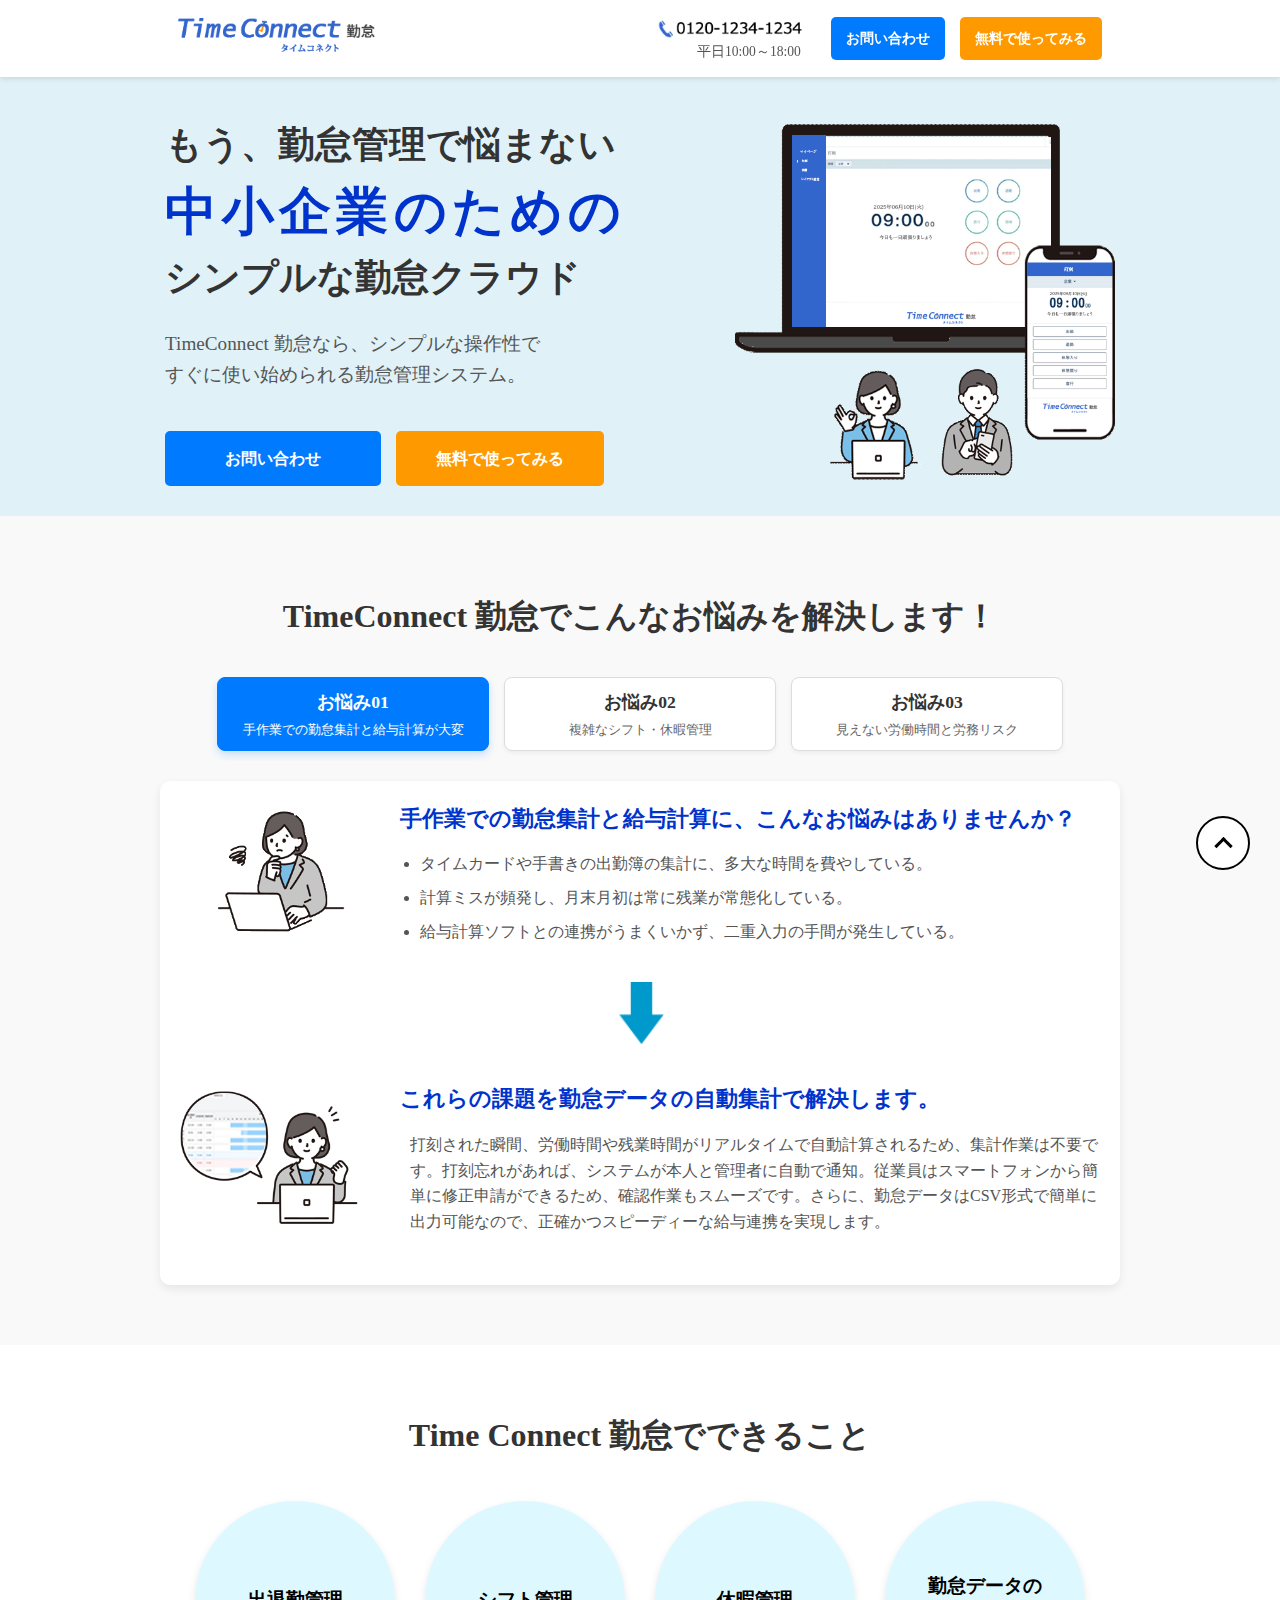
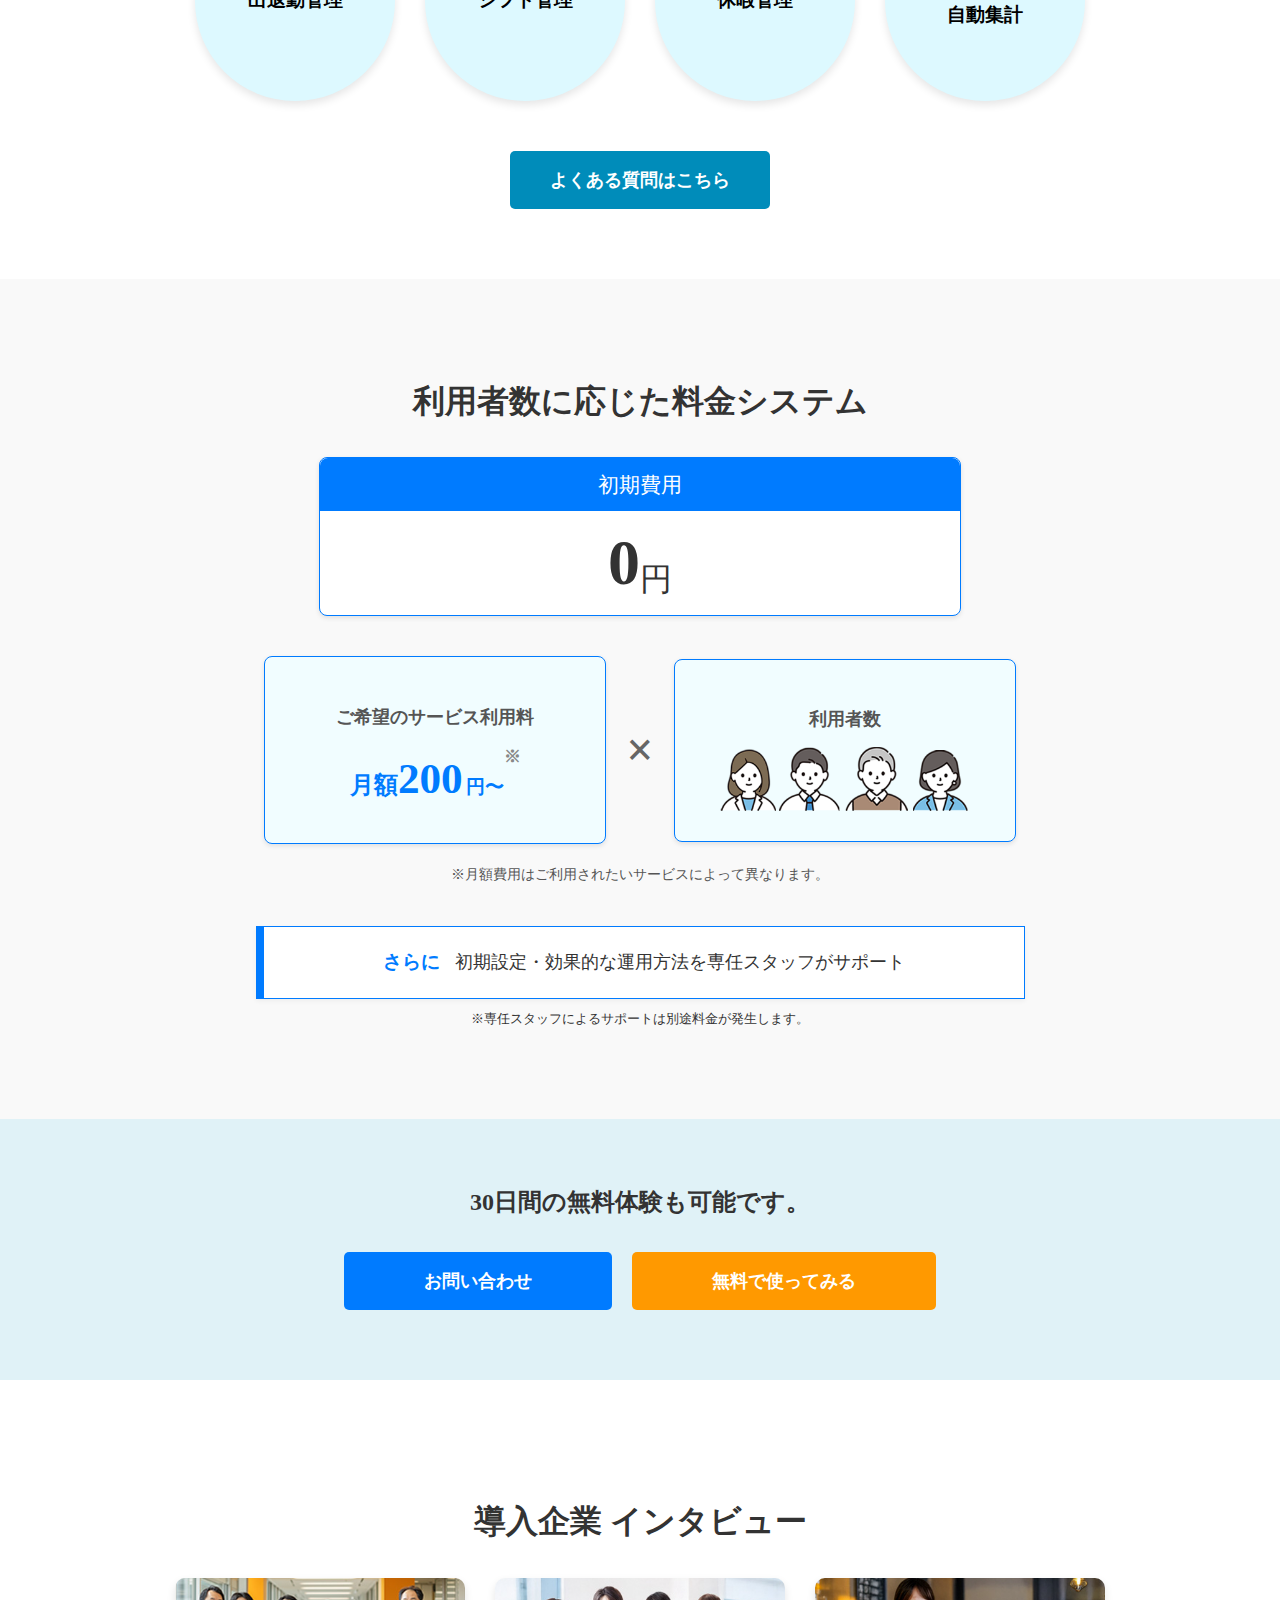
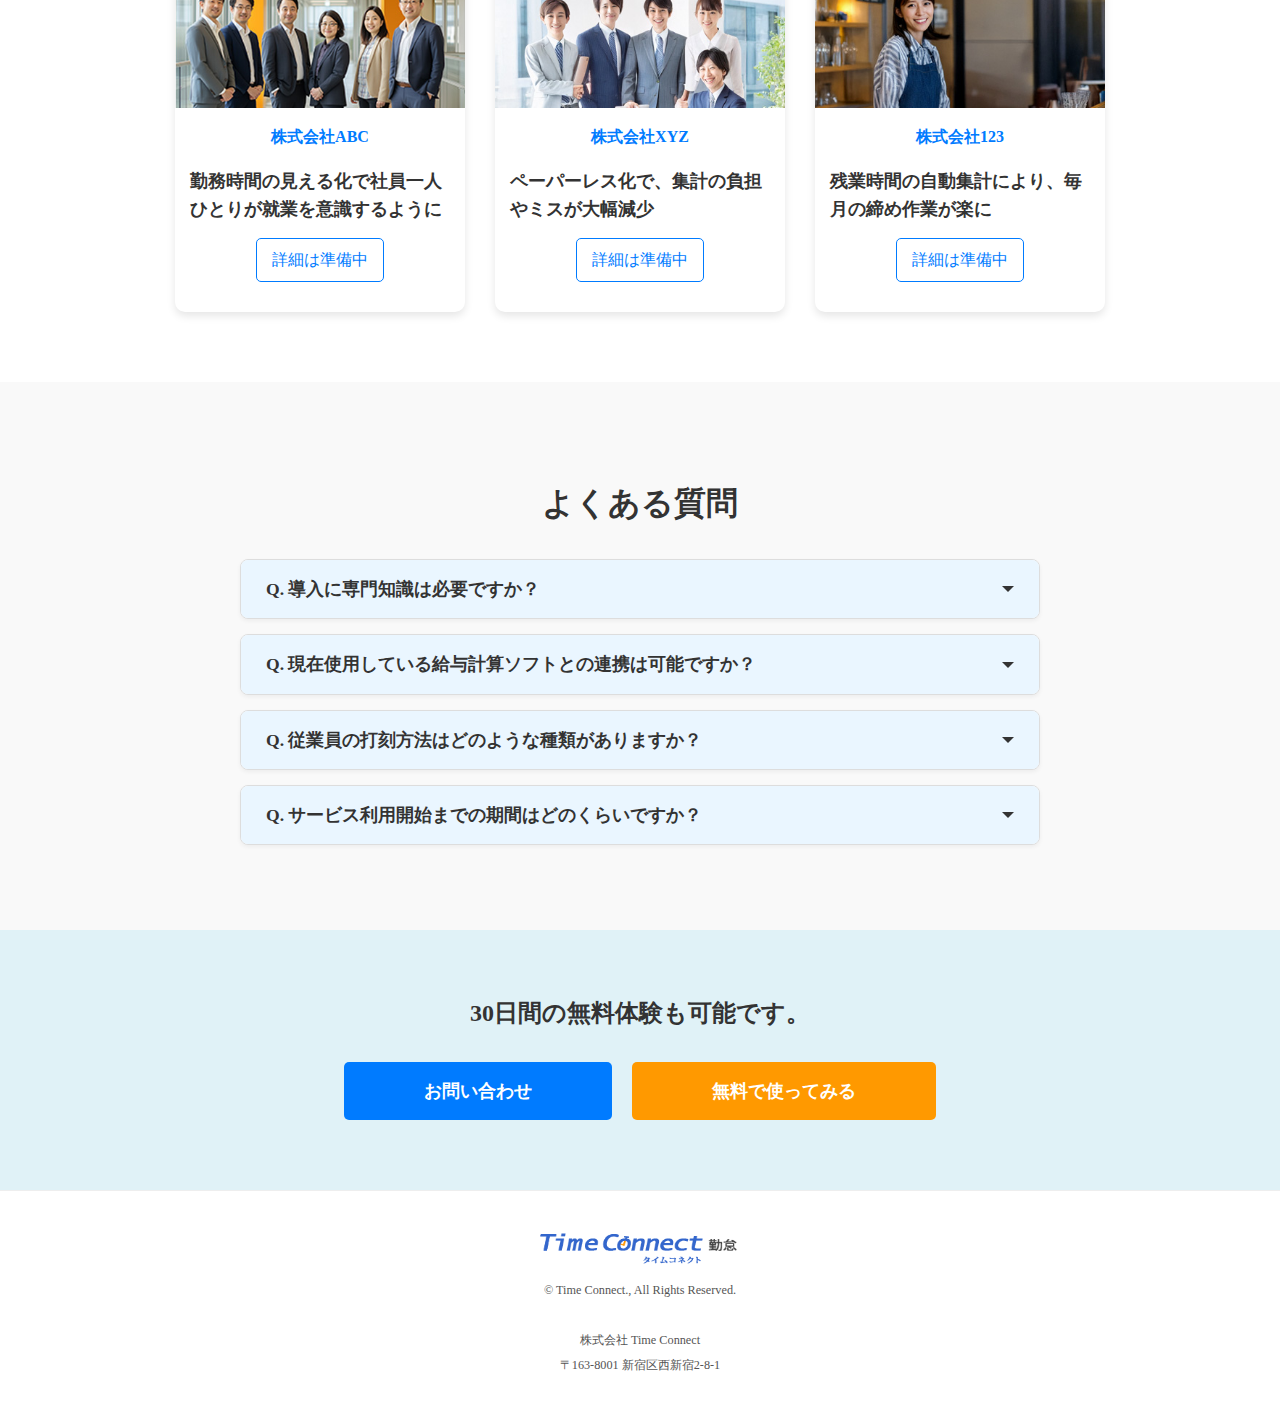
<file: index.html>
<!DOCTYPE html>
<html lang="ja">
<head>
    <meta charset="UTF-8">
    <meta name="viewport" content="width=device-width, initial-scale=1.0">
	<meta name="robots" content="noindex, nofollow">
    <title>もう、勤怠管理で悩まない中小企業のためのシンプルな勤怠クラウド</title>
	<link href="common/index.css" rel="stylesheet" type="text/css">
	<link href="common/index_r.css" rel="stylesheet" type="text/css">
	<script src="common/script.js"></script>
</head>
<body>
    <header>
        <div class="container">
            <div class="header-left">
                <div class="logo">
                    <img src="images/logo.png" width="200" height="45" alt="Time Connect ロゴ">
                </div>
            </div>
            <div class="header-right">
                <div class="contact-info">
                    <img src="images/tel.png" alt="電話番号 0120-1234-1234" class="tel-image">
                    <p class="business-hours">平日10:00～18:00</p>
                </div>
                <nav>
                    <ul>
                        <li><a href="contact.html" class="btn btn-primary">お問い合わせ</a></li>
                        <li><a href="trial.html" class="btn btn-orange">無料で使ってみる</a></li>
                    </ul>
                </nav>
            </div>
        </div>
    </header>

    <main>
        <section class="hero">
            <div class="container hero-content">
                <div class="hero-text-area">
                    <h1>もう、勤怠管理で悩まない<br><span class="main">中小企業のための</span><br>シンプルな勤怠クラウド</h1>
                  <p class="hero-description">TimeConnect&nbsp;勤怠なら、シンプルな操作性で<br>すぐに使い始められる勤怠管理システム。</p>
                    <div class="hero-buttons">
                        <ul>
                            <li><a href="contact.html" class="btn btn-primary">お問い合わせ</a></li>
                            <li><a href="trial.html" class="btn btn-orange">無料で使ってみる</a></li>
                        </ul>
                    </div>
                </div>
                <div class="hero-image-area">
                    <img src="images/usage-image.png" alt="勤怠管理システム画面と説明する人々" class="hero-combined-image">
                </div>
            </div>
        </section>

        <section class="problems-solution">
            <div class="container">
                <h2>TimeConnect&nbsp;勤怠でこんなお悩みを解決します！</h2>
                <div class="problem-tabs">
                    <div class="problem-tab active" data-tab="tab1">
                        <dl>
                            <dt>お悩み01</dt>
                            <dd>手作業での勤怠集計と給与計算が大変</dd>
                        </dl>
                    </div>
                    <div class="problem-tab" data-tab="tab2">
                        <dl>
                            <dt>お悩み02</dt>
                            <dd>複雑なシフト・休暇管理</dd>
                        </dl>
                    </div>
                    <div class="problem-tab" data-tab="tab3">
                        <dl>
                            <dt>お悩み03</dt>
                            <dd>見えない労働時間と労務リスク</dd>
                        </dl>
                    </div>
                </div>
                <div class="problem-contents">
                    <div id="tab1" class="problem-content active">
                        <div class="problem-area">
                            <div class="problem-area-left">
								<img src="images/worries01.png" alt="お悩みのイラスト" class="problem-illustration">
                            </div>
                            <div class="problem-area-right">
                                <h3>手作業での勤怠集計と給与計算に、こんなお悩みはありませんか？</h3>
                                <ul>
                                    <li>タイムカードや手書きの出勤簿の集計に、多大な時間を費やしている。</li>
                                    <li>計算ミスが頻発し、月末月初は常に残業が常態化している。</li>
                                    <li>給与計算ソフトとの連携がうまくいかず、二重入力の手間が発生している。</li>
                                </ul>
                            </div>
                        </div>
                        <div class="arrow-down">
							<img src="images/down-arrow.png" alt="下矢印">
                        </div>
                        <div class="solution-area">
                            <div class="solution-area-left">
                                <img src="images/solution01.png" alt="解決のイラスト" class="solution-illustration">
                            </div>
                            <div class="solution-area-right">
                                <h3>これらの課題を勤怠データの自動集計で解決します。</h3>
                                <p>打刻された瞬間、労働時間や残業時間がリアルタイムで自動計算されるため、集計作業は不要です。打刻忘れがあれば、システムが本人と管理者に自動で通知。従業員はスマートフォンから簡単に修正申請ができるため、確認作業もスムーズです。さらに、勤怠データはCSV形式で簡単に出力可能なので、正確かつスピーディーな給与連携を実現します。</p>
                            </div>
                        </div>
                    </div>
                    <div id="tab2" class="problem-content">
                        <div class="problem-area">
                            <div class="problem-area-left">
                                <img src="images/worries02.png" alt="お悩みのイラスト" class="problem-illustration">
                            </div>
                            <div class="problem-area-right">
                                <h3>複雑なシフト・休暇管理で、このようなお悩みはありませんか？</h3>
                                <ul>
                                    <li>全員の希望を調整しながらの適切な人員配置に、多くの時間を費やしている。</li>
                                    <li>休暇申請が口頭やメモで行われるため、誰がいつ休むのか正確に把握できない。</li>
                                    <li>急な欠員が出た際、一人ひとりに電話やメールでヘルプ依頼する手間が大きい。</li>
                                </ul>
                            </div>
                        </div>
                        <div class="arrow-down">
                            <img src="images/down-arrow.png" alt="下矢印">
                        </div>
                        <div class="solution-area">
                            <div class="solution-area-left">
                                <img src="images/solution02.png" alt="解決のイラスト" class="solution-illustration">
                            </div>
                            <div class="solution-area-right">
                                <h3>これらの課題を解決し、シフト管理を効率化します。</h3>
                                <p>スタッフはスマートフォンから希望シフトや休暇申請を簡単に提出でき、管理者は提出された希望を一覧で確認しながら、直感的な操作でシフトを作成可能です。休暇申請は承認されれば自動でシフト表にも反映されるため、常に最新の状況を把握できます。また、人手が足りないシフトを対象に、システム上で効率的にヘルプ募集を行えます。</p>
                            </div>
                        </div>
                    </div>
                    <div id="tab3" class="problem-content">
                        <div class="problem-area">
                            <div class="problem-area-left">
                                <img src="images/worries03.png" alt="お悩みのイラスト" class="problem-illustration">
                            </div>
                            <div class="problem-area-right">
                                <h3>見えない労働時間と気づかぬ労務リスクに、このような課題はありませんか？</h3>
                                <ul>
                                    <li>直行直帰の勤怠が自己申告制のため、客観的な労働時間を正確に把握できていない。</li>
                                    <li>従業員ごとの有給休暇の残日数や取得状況が管理しきれず、労務管理が煩雑になっている。</li>
                                    <li>残業時間の管理がどんぶり勘定で、過重労働やサービス残業のリスクが見過ごされている。</li>
                                </ul>
                            </div>
                        </div>
                        <div class="arrow-down">
                            <img src="images/down-arrow.png" alt="下矢印">
                        </div>
                        <div class="solution-area">
                            <div class="solution-area-left">
                                <img src="images/solution03.png" alt="解決のイラスト" class="solution-illustration">
                            </div>
                            <div class="solution-area-right">
                                <h3>これらの課題を解決し、見えない労働時間と気づかぬ労務リスクを解消します。</h3>
                                <p>スマートフォンでのGPS打刻や、PCのログオン・オフと連動した打刻など、多様な勤怠状況に正確に対応。法律に沿った有給休暇の自動付与から取得状況、残日数までシステムで一元管理されるため、手作業での管理は不要です。残業時間も自動で正確に算出され、月間の累計時間もリアルタイムで把握できるため、労務リスクを未然に防ぎ、健全な職場環境を維持できます。</p>
                            </div>
                        </div>
                    </div>
                </div>
            </div>
        </section>

        <section class="features-overview">
            <div class="container">
                <h2>Time Connect 勤怠でできること</h2>
                <div class="feature-circles">
                    <div class="feature-circle">
                        <p>出退勤管理</p>
                    </div>
                    <div class="feature-circle">
                        <p>シフト管理</p>
                    </div>
                    <div class="feature-circle">
                        <p>休暇管理</p>
                    </div>
                    <div class="feature-circle">
                        <p>勤怠データの自動集計</p>
                    </div>
                </div>
                <div class="features-cta">
                    <a href="#faq" class="btn btn-blue-dark">よくある質問はこちら</a>
                </div>
            </div>
        </section>


        <section id="price" class="pricing">
            <div class="container">
                <h2>利用者数に応じた料金システム</h2> <div class="initial-cost-box">
                    <h3>初期費用</h3>
                    <p class="cost-value">0<span class="unit">円</span></p>
                </div>

                <div class="price-calc-area">
                    <div class="price-plan-item">
                        <p class="item-title">ご希望のサービス利用料</p>
                        <p class="item-value">月額<span class="amount">200</span><span class="unit">円〜</span><sup class="note">※</sup></p>
                    </div>
                    <div class="operator">×</div>
                    <div class="price-plan-item">
                        <p class="item-title">利用者数</p>
                        <div class="user-icons-new"> <img src="images/user.png" alt="複数利用者アイコン"> </div>
                    </div>
                </div>
                <p class="monthly-fee-note">※月額費用はご利用されたいサービスによって異なります。</p>


                <div class="support-area">
                    <span class="support-label">さらに</span>
                    <p class="support-text">初期設定・効果的な運用方法を専任スタッフがサポート</p>
                </div>
                <p class="support-note">※専任スタッフによるサポートは別途料金が発生します。</p>

            </div>
        </section>

        <section class="cta">
            <div class="container">
                <p>30日間の無料体験も可能です。</p>
                <div class="cta-buttons">
                    <ul>
                        <li><a href="contact.html" class="btn btn-primary">お問い合わせ</a></li>
                        <li><a href="trial.html" class="btn btn-orange">無料で使ってみる</a></li>
                  </ul>
              </div>
            </div>
        </section>

        <section class="interview">
            <div class="container">
                <h2>導入企業 インタビュー</h2>
                <div class="interview-cards">
                    <div class="interview-card">
                        <img src="images/case01.jpg" alt="導入企業1">
                        <p class="company-name">株式会社ABC</p>
                        <p class="interview-title">勤務時間の見える化で社員一人ひとりが就業を意識するように&nbsp;</p>
                        <a href="#">詳細は準備中</a>
                    </div>
                    <div class="interview-card">
                        <img src="images/case02.jpg" alt="導入企業2">
                        <p class="company-name">株式会社XYZ</p>
                        <p class="interview-title">ペーパーレス化で、集計の負担やミスが大幅減少</p>
                        <a href="#">詳細は準備中</a>
                    </div>
                    <div class="interview-card">
                        <img src="images/case03.jpg" alt="導入企業3">
                        <p class="company-name">株式会社123</p>
                        <p class="interview-title">残業時間の自動集計により、毎月の締め作業が楽に</p>
                        <a href="#">詳細は準備中</a>
                    </div>
                </div>
            </div>
        </section>

        <section id="faq" class="faq">
            <div class="container">
                <h2>よくある質問</h2>
                <div class="faq-items">
                    <div class="faq-item">
                        <div class="question">
                            <p>Q. 導入に専門知識は必要ですか？</p>
                            <span class="arrow-icon"></span>
                        </div>
                        <div class="answer">
                            <p>A. Time Connect 勤怠は、専門知識がない方でも直感的に操作できるよう設計されています。シンプルな画面構成と分かりやすいメニューで、PC操作が苦手な方でも安心してご利用いただけます。導入時のサポートも充実しており、専任スタッフが丁寧にご案内します。</p>
                        </div>
                    </div>
                    <div class="faq-item">
                        <div class="question">
                            <p>Q. 現在使用している給与計算ソフトとの連携は可能ですか？</p>
                            <span class="arrow-icon"></span>
                        </div>
                        <div class="answer">
                            <p>A. はい、可能です。主要な給与計算ソフトの多くと連携実績がございます。勤怠データをCSV形式で出力し、給与計算ソフトに取り込むことで、給与計算業務の効率化とミス削減を実現します。個別具体的な連携方法については、お問い合わせいただければ詳細をご案内いたします。</p>
                        </div>
                    </div>
                    <div class="faq-item">
                        <div class="question">
                            <p>Q. 従業員の打刻方法はどのような種類がありますか？</p>
                            <span class="arrow-icon"></span>
                        </div>
                        <div class="answer">
                            <p>A. 多様な働き方に対応するため、様々な打刻方法をご用意しています。PCからの打刻、スマートフォンアプリからのGPS打刻、ICカード打刻など、従業員の勤務形態や環境に合わせて柔軟に選択いただけます。直行直帰やテレワークの従業員も正確な勤怠管理が可能です。</p>
                        </div>
                    </div>
                    <div class="faq-item">
                        <div class="question">
                            <p>Q. サービス利用開始までの期間はどのくらいですか？</p>
                            <span class="arrow-icon"></span>
                        </div>
                        <div class="answer">
                            <p>A. お申し込みから最短で即日、または数営業日でご利用を開始いただけます。複雑な設定や初期導入作業は専任スタッフがサポートいたしますので、スムーズに運用を開始できます。無料体験期間もございますので、まずはお気軽にお試しください。</p>
                        </div>
                    </div>
                </div>
            </div>
        </section>

        <section class="cta">
            <div class="container">
                <p>30日間の無料体験も可能です。</p>
                <div class="cta-buttons">
                    <ul>
                        <li><a href="contact.html" class="btn btn-primary">お問い合わせ</a></li>
                        <li><a href="trial.html" class="btn btn-orange">無料で使ってみる</a></li>
                    </ul>
                </div>
            </div>
        </section>
    </main>
	<a class="pagetop" href="#"><div class="pagetop__arrow"></div></a>
    <footer>
        <div class="container">
            <div class="footer-content">
                <div class="footer-logo">
                    <img src="images/logo.png" width="200" height="40" alt="Time Connect ロゴ">
                </div>
                <p class="copyright">&copy; Time Connect., All Rights Reserved.</p>
              <div class="company-info">
                  <p>株式会社 Time Connect</p>
                  <p>〒163-8001 新宿区西新宿2-8-1</p>
              </div>
            </div>
        </div>
    </footer>
</body>
</html>
</file>
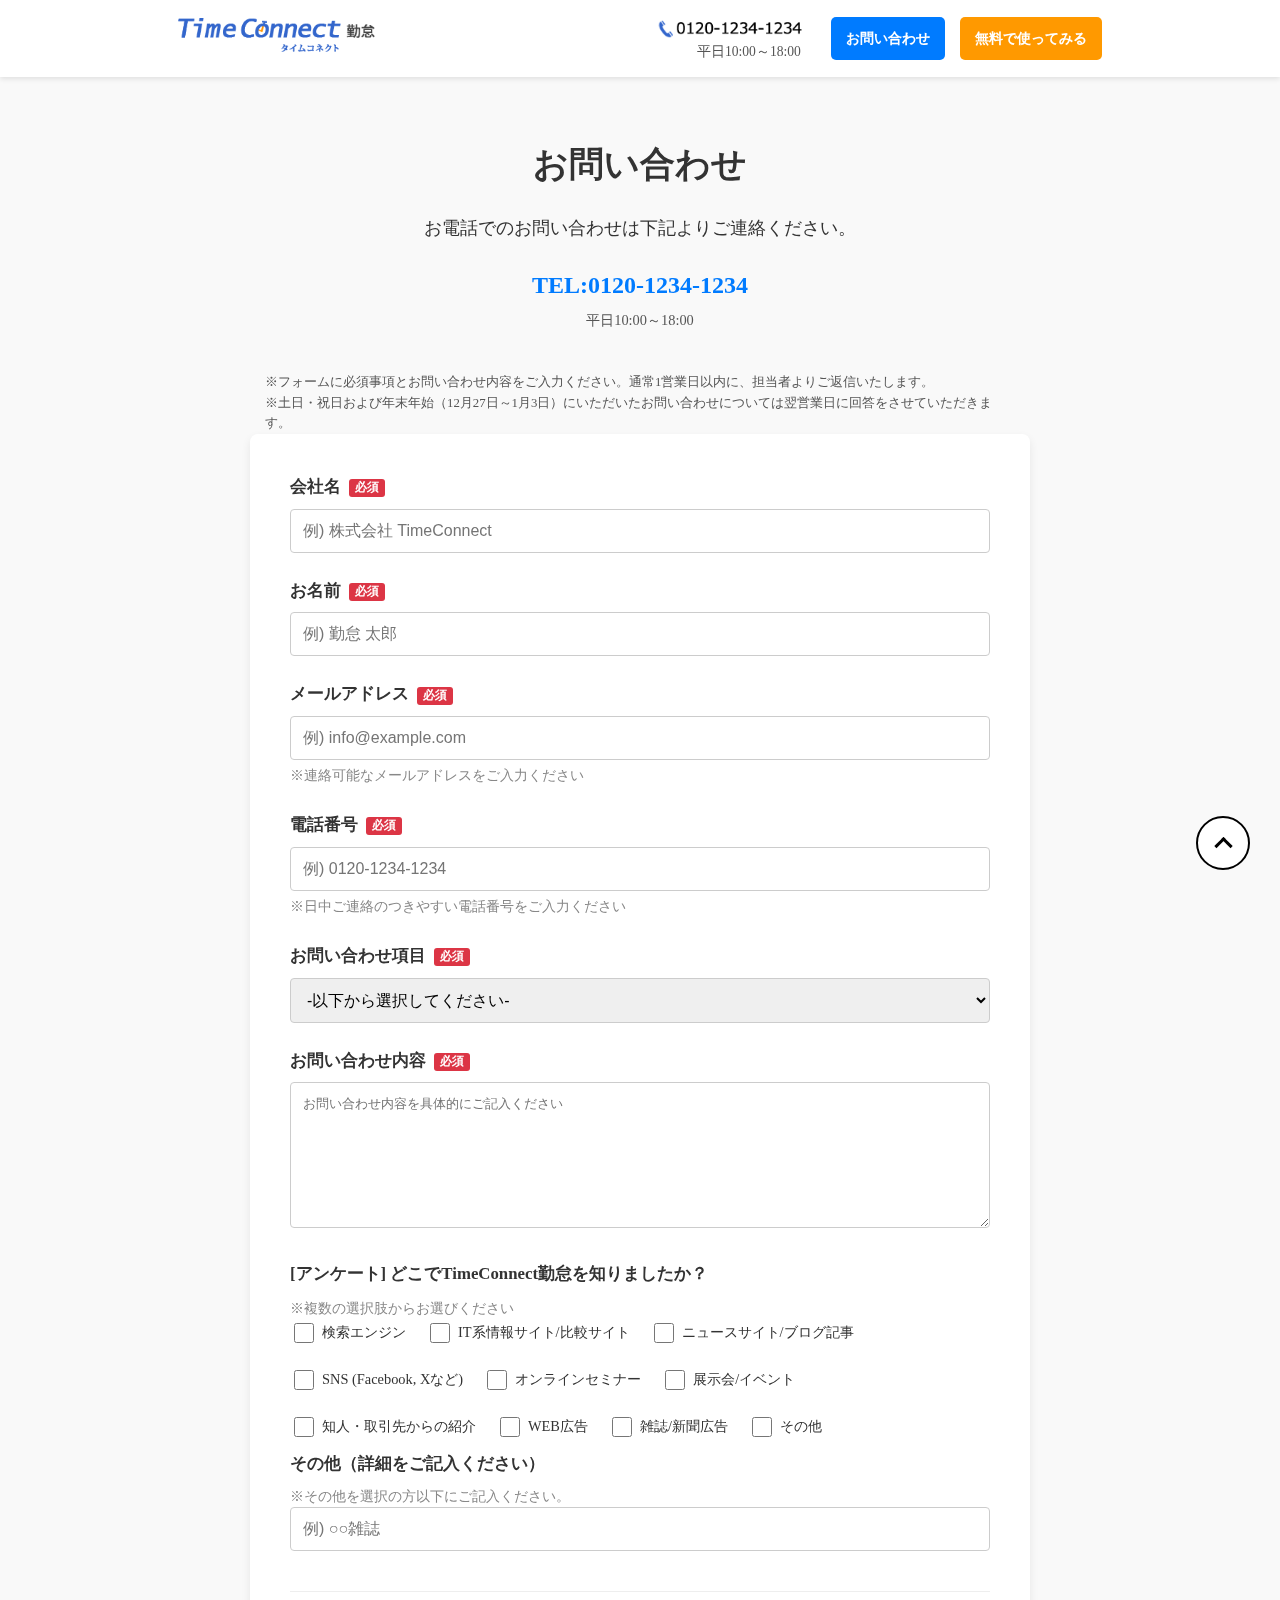
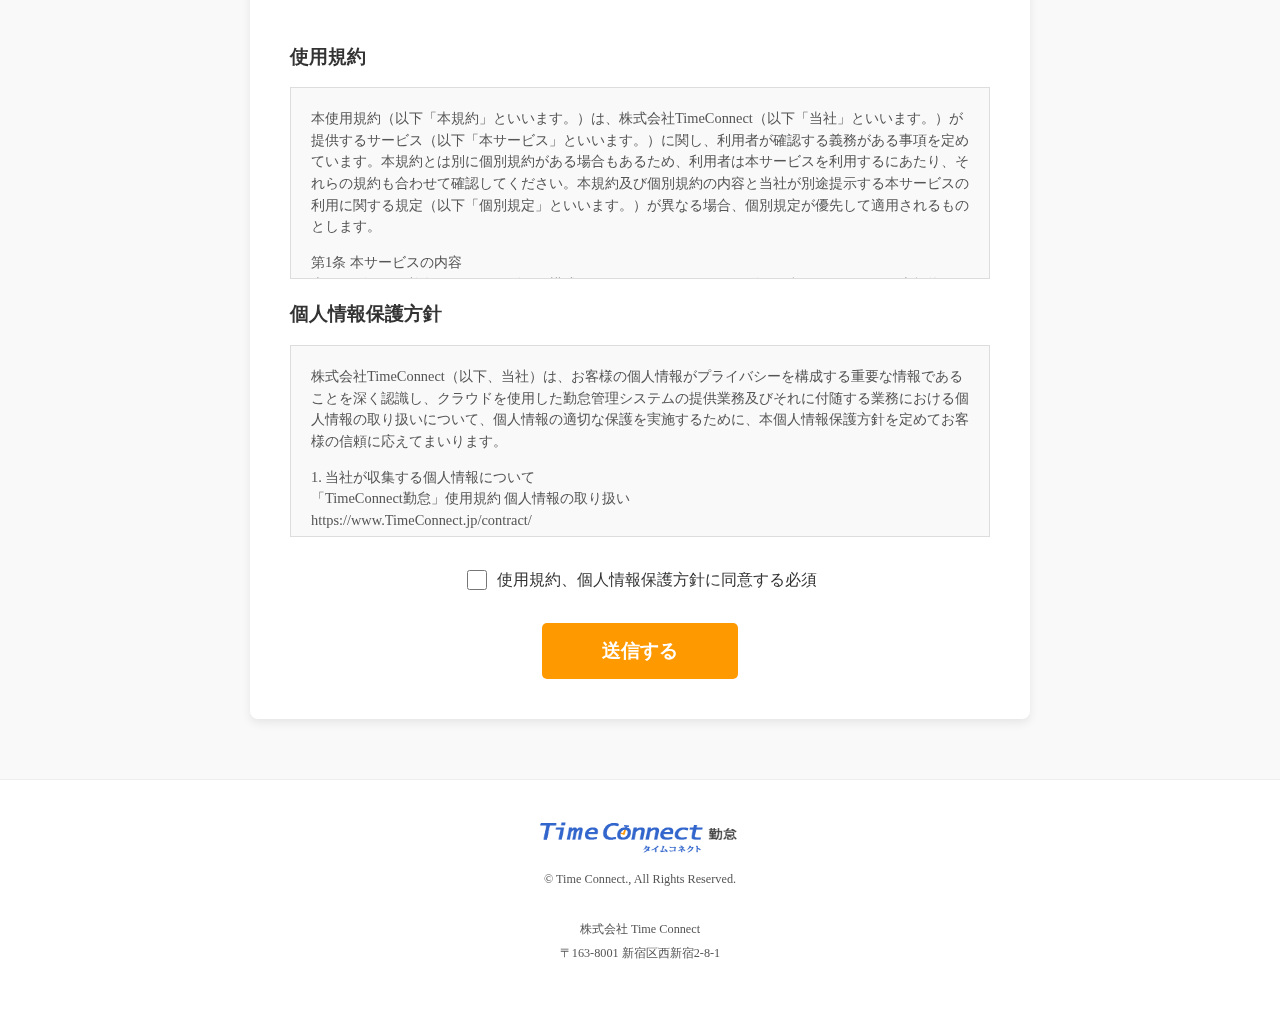
<file: contact.html>
<!DOCTYPE html>
<html lang="ja">
<head>
    <meta charset="UTF-8">
    <meta name="viewport" content="width=device-width, initial-scale=1.0">
	<meta name="robots" content="noindex, nofollow">
    <title>お問い合わせ - TimeConnect 勤怠</title>
    <link href="common/index.css" rel="stylesheet" type="text/css">
    <link href="common/index_r.css" rel="stylesheet" type="text/css">
    <link href="common/trialform.css" rel="stylesheet" type="text/css">
	<link href="common/contact.css" rel="stylesheet" type="text/css">
	<script src="common/script.js"></script>
</head>
<body>
        <header>
        <div class="container">
            <div class="header-left">
                <div class="logo"><a href="index.html"><img src="images/logo.png" width="200" height="45" alt="Time Connect ロゴ"></a>
                </div>
            </div>
            <div class="header-right">
                <div class="contact-info">
                    <img src="images/tel.png" alt="電話番号 0120-1234-1234" class="tel-image">
                    <p class="business-hours">平日10:00～18:00</p>
                </div>
                <nav>
                    <ul>
                        <li><a href="contact.html" class="btn btn-primary">お問い合わせ</a></li>
                        <li><a href="trial.html" class="btn btn-orange">無料で使ってみる</a></li>
                    </ul>
                </nav>
            </div>
        </div>
    </header>

   <main>
        <section class="form-section">
            <div class="container">
                <h1 class="form-title">お問い合わせ</h1>

                <div class="contact-phone-info">
                  <p class="phone-text">お電話でのお問い合わせは下記よりご連絡ください。</p>
                    <p class="phone-number">
                        <a href="tel:012012341234" class="tel-link">TEL:0120-1234-1234</a>
                    </p>
                    <p class="phone-hours">平日10:00～18:00</p>
                </div>

                <div class="contact-form-area">
                    <p class="description">
                        ※フォームに必須事項とお問い合わせ内容をご入力ください。通常1営業日以内に、担当者よりご返信いたします。<br>
                        ※土日・祝日および年末年始（12月27日～1月3日）にいただいたお問い合わせについては翌営業日に回答をさせていただきます。
                    </p>

                    <form action="#" method="post" class="trial-form">
                        <div class="form-group">
                            <label for="company_name">会社名<span class="required-badge">必須</span></label>
                            <input type="text" id="company_name" name="company_name" placeholder="例) 株式会社 TimeConnect" required>
                        </div>

                        <div class="form-group">
                            <label for="your_name">お名前<span class="required-badge">必須</span></label>
                            <input type="text" id="your_name" name="your_name" placeholder="例) 勤怠 太郎" required>
                        </div>

                        <div class="form-group">
                            <label for="email">メールアドレス<span class="required-badge">必須</span></label>
                            <input type="email" id="email" name="email" placeholder="例) info@example.com" required>
                            <p class="form-note">※連絡可能なメールアドレスをご入力ください</p>
                        </div>

                        <div class="form-group">
                            <label for="tel_number">電話番号<span class="required-badge">必須</span></label>
                            <input type="tel" id="tel_number" name="tel_number" placeholder="例) 0120-1234-1234" required>
                            <p class="form-note">※日中ご連絡のつきやすい電話番号をご入力ください</p>
                        </div>

                        <div class="form-group">
                            <label for="inquiry_item">お問い合わせ項目<span class="required-badge">必須</span></label>
                            <select id="inquiry_item" name="inquiry_item" required>
                                <option value="">-以下から選択してください-</option>
                                <option value="service_inquiry">サービスについて</option>
                                <option value="price_inquiry">料金について</option>
                                <option value="technical_support">技術的なサポート</option>
                                <option value="bug_report">不具合報告</option>
                                <option value="other_inquiry">その他</option>
                            </select>
                        </div>

                        <div class="form-group">
                            <label for="inquiry_details">お問い合わせ内容<span class="required-badge">必須</span></label>
                            <textarea id="inquiry_details" name="inquiry_details" rows="8" placeholder="お問い合わせ内容を具体的にご記入ください" required></textarea>
                        </div>

                       
                    <div class="form-group questionnaire">
                        <p class="question-title">[アンケート] どこでTimeConnect勤怠を知りましたか？
                      <p class="form-note">※複数の選択肢からお選びください</p>
                        <div class="checkbox-group">
                            <label><input type="checkbox" name="source[]" value="search_engine"> 検索エンジン</label>
                            <label><input type="checkbox" name="source[]" value="it_comparison"> IT系情報サイト/比較サイト</label>
                            <label><input type="checkbox" name="source[]" value="news_blog"> ニュースサイト/ブログ記事</label>
                            <label><input type="checkbox" name="source[]" value="sns"> SNS (Facebook, Xなど)</label>
                            <label><input type="checkbox" name="source[]" value="online_seminar"> オンラインセミナー</label>
                            <label><input type="checkbox" name="source[]" value="exhibition_event"> 展示会/イベント</label>
                            <label><input type="checkbox" name="source[]" value="introduction"> 知人・取引先からの紹介</label>
                            <label><input type="checkbox" name="source[]" value="web_ad"> WEB広告</label>
                            <label><input type="checkbox" name="source[]" value="magazine_ad"> 雑誌/新聞広告</label>
                            <label id="other-checkbox-label"><input type="checkbox" name="source[]" value="other"> その他</label>
                        </div>
                        <div id="other-source-field" class="form-group">
                        <div class="other">
							<label for="other_source_text">その他（詳細をご記入ください）</label>
							
                       	  <p class="form-note">※その他を選択の方以下にご記入ください。</p>
                            <input type="text" id="other_source_text" name="other_source_text" placeholder="例) ○○雑誌">
							</div>
                        </div>
                    </div>

                    <div class="legal-section">
                        <div class="terms-of-use">
                            <h3 class="legal-title">使用規約</h3>
                            <div class="legal-content">
                                <p>本使用規約（以下「本規約」といいます。）は、株式会社TimeConnect（以下「当社」といいます。）が提供するサービス（以下「本サービス」といいます。）に関し、利用者が確認する義務がある事項を定めています。本規約とは別に個別規約がある場合もあるため、利用者は本サービスを利用するにあたり、それらの規約も合わせて確認してください。本規約及び個別規約の内容と当社が別途提示する本サービスの利用に関する規定（以下「個別規定」といいます。）が異なる場合、個別規定が優先して適用されるものとします。</p>
                                <p>第1条 本サービスの内容<br>
                                本サービスは、複数の個別サービスで構成されます。一つの個別サービスの利用に関しては、本規約のほか、個別サービスごとに別途使用規約（以下「個別規約」という。）が用意されている場合があります。その場合は、個別規約は本規約の一部として、当社と契約者の間で適用されます。</p>
                                </div>
                        </div>

                        <div class="privacy-policy">
                            <h3 class="legal-title">個人情報保護方針</h3>
                            <div class="legal-content">
                                <p>株式会社TimeConnect（以下、当社）は、お客様の個人情報がプライバシーを構成する重要な情報であることを深く認識し、クラウドを使用した勤怠管理システムの提供業務及びそれに付随する業務における個人情報の取り扱いについて、個人情報の適切な保護を実施するために、本個人情報保護方針を定めてお客様の信頼に応えてまいります。</p>
                                <p>1. 当社が収集する個人情報について<br>
                                「TimeConnect勤怠」使用規約 個人情報の取り扱い<br>
                                https://www.TimeConnect.jp/contract/</p>
                                <p>2. 個人情報の取得について<br>
                                当社は、適法かつ公正な手段で個人情報を取得します。取得した個人情報は、利用目的の範囲内でのみ利用します。</p>
                                <p>3. 個人情報の利用目的<br>
                                当社が収集した個人情報は、以下の目的のために利用します。<br>
                                ・本サービスの提供、運営、維持<br>
                                ・お客様からのお問い合わせへの対応<br>
                                ・新サービスや機能に関する情報提供<br>
                                ・サービス改善のための分析<br>
                                ・法令遵守のため</p>
                                </div>
                        </div>
                    </div>

                    <div class="agreement-group">
                        <input type="checkbox" id="agree_terms" name="agree_terms" required>
                        <label for="agree_terms">使用規約、個人情報保護方針に同意する<span class="required-badge">必須</span></label>
                    </div>

                    <div class="form-submit">
                        <button type="submit" class="btn btn-orange btn-submit" disabled>送信する</button>
                    </div>
                </form>
            </div>
        </section>
    </main>
	<a class="pagetop" href="#"><div class="pagetop__arrow"></div></a>
    <footer>
        <div class="container">
            <div class="footer-content">
                <div class="footer-logo">
                    <a href="index.html"><img src="images/logo.png" width="200" height="45" alt="Time Connect ロゴ"></a>
                </div>
                <p class="copyright">&copy; Time Connect., All Rights Reserved.</p>
                <div class="company-info">
                    <p>株式会社 Time Connect</p>
                    <p>〒163-8001 新宿区西新宿2-8-1</p>
                </div>
            </div>
        </div>
    </footer>
</body>
</html>
</file>
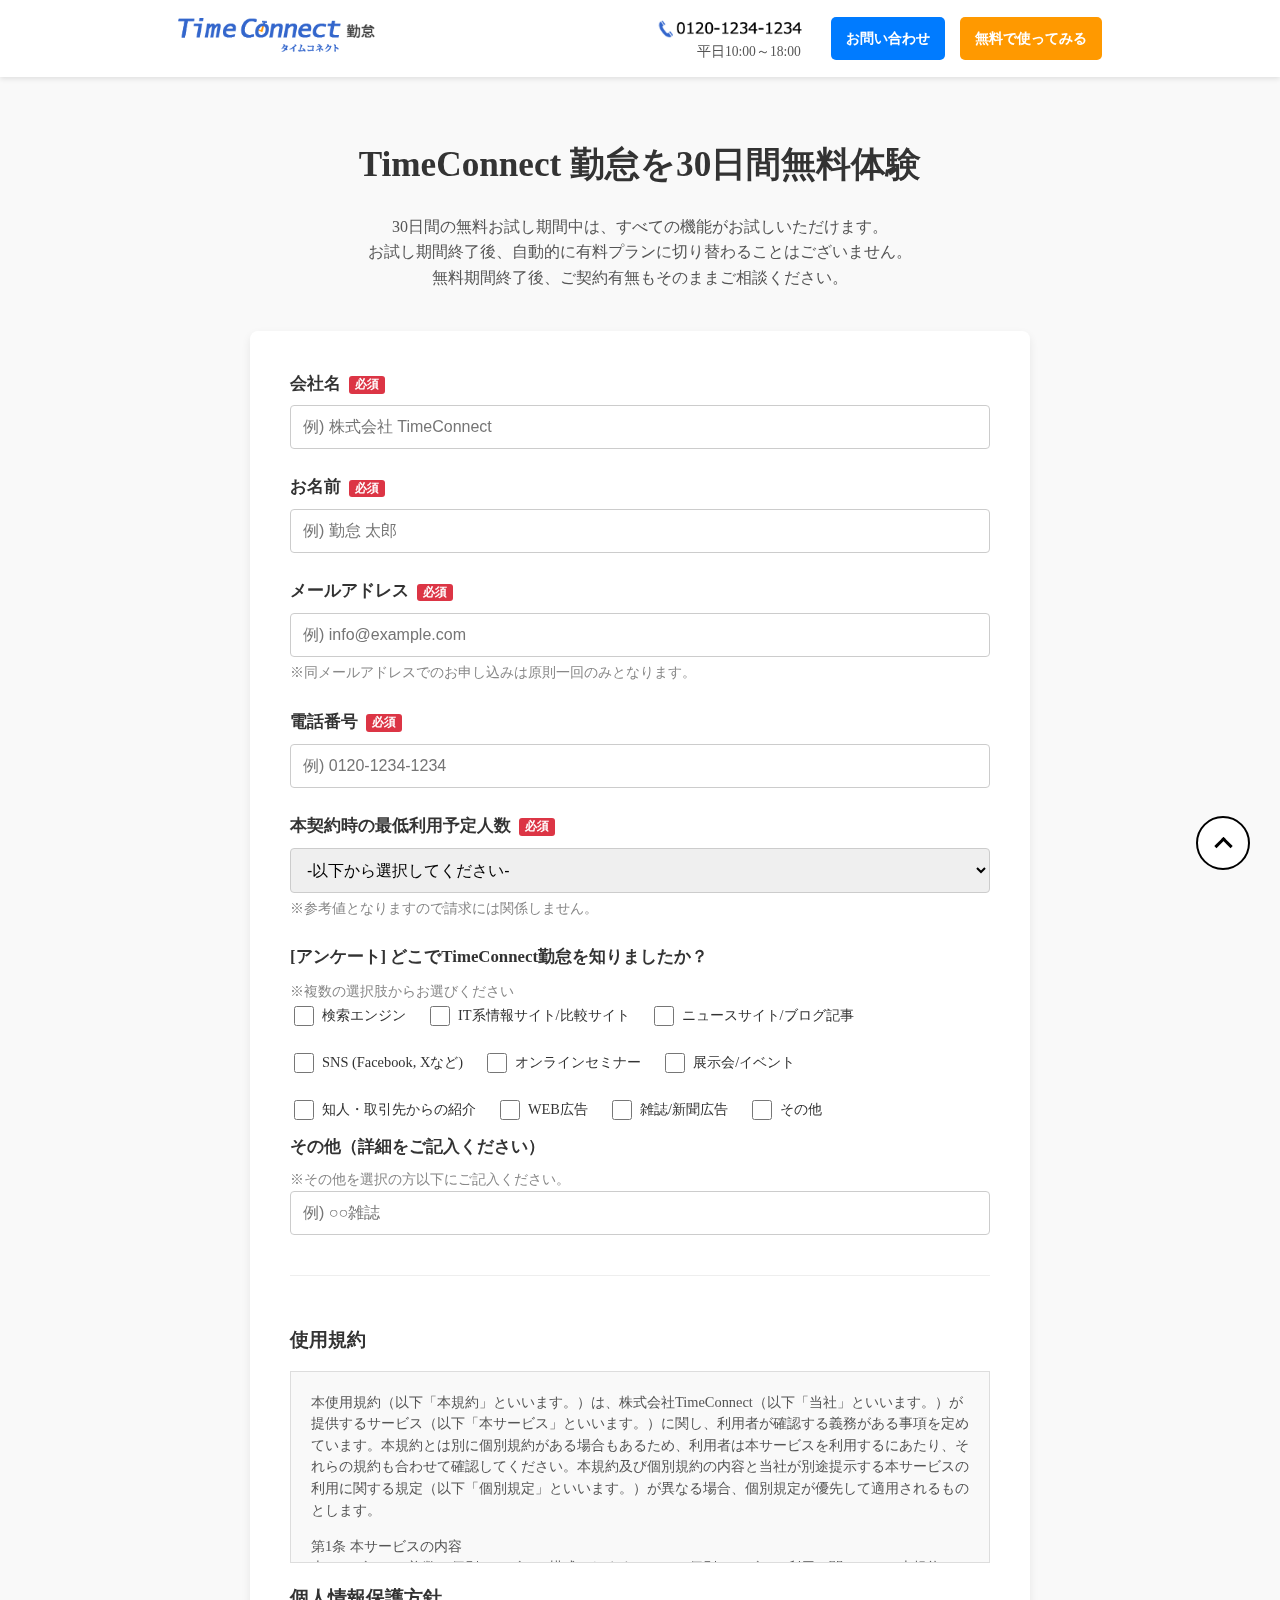
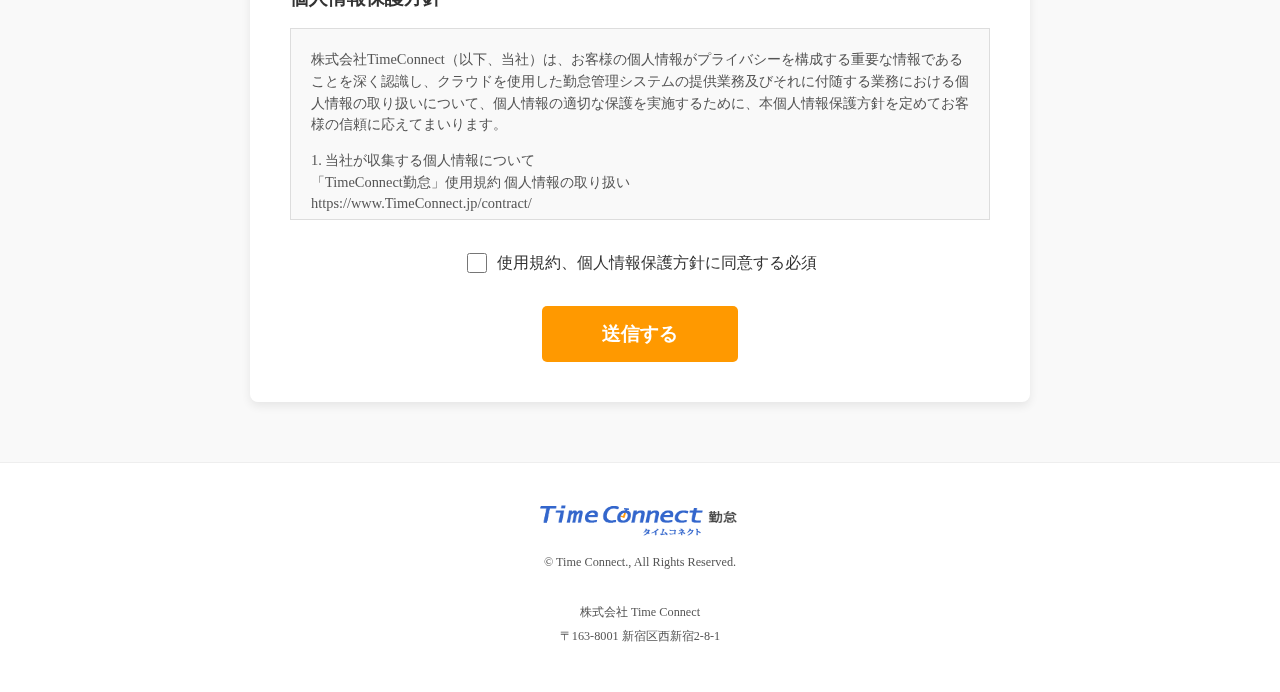
<file: trial.html>
<!DOCTYPE html>
<html lang="ja">
<head>
    <meta charset="UTF-8">
    <meta name="viewport" content="width=device-width, initial-scale=1.0">
	<meta name="robots" content="noindex, nofollow">
    <title>無料体験申し込み - TimeConnect 勤怠</title>
    <link href="common/index.css" rel="stylesheet" type="text/css">
    <link href="common/index_r.css" rel="stylesheet" type="text/css">
    <link href="common/trialform.css" rel="stylesheet" type="text/css"> <script src="common/script.js"></script>
</head>
<body>
    <header>
        <div class="container">
            <div class="header-left">
                <div class="logo"><a href="index.html"><img src="images/logo.png" width="200" height="45" alt="Time Connect ロゴ"></a>
                </div>
            </div>
            <div class="header-right">
                <div class="contact-info">
                    <img src="images/tel.png" alt="電話番号 0120-1234-1234" class="tel-image">
                    <p class="business-hours">平日10:00～18:00</p>
                </div>
                <nav>
                    <ul>
                        <li><a href="contact.html" class="btn btn-primary">お問い合わせ</a></li>
                        <li><a href="trial.html" class="btn btn-orange">無料で使ってみる</a></li>
                    </ul>
                </nav>
            </div>
        </div>
    </header>

    <main>
        <section class="form-section">
            <div class="container">
                <h1 class="form-title">TimeConnect&nbsp;勤怠を30日間無料体験</h1>
                <p class="form-description">
                    30日間の無料お試し期間中は、すべての機能がお試しいただけます。<br>
                    お試し期間終了後、自動的に有料プランに切り替わることはございません。<br>
                    無料期間終了後、ご契約有無もそのままご相談ください。
                </p>

                <form action="#" method="post" class="trial-form">
                    <div class="form-group">
                        <label for="company_name">会社名<span class="required-badge">必須</span></label>
                        <input type="text" id="company_name" name="company_name" placeholder="例) 株式会社 TimeConnect" required>
                    </div>

                    <div class="form-group">
                        <label for="your_name">お名前<span class="required-badge">必須</span></label>
                        <input type="text" id="your_name" name="your_name" placeholder="例) 勤怠 太郎" required>
                    </div>

                    <div class="form-group">
                        <label for="email">メールアドレス<span class="required-badge">必須</span></label>
                        <input type="email" id="email" name="email" placeholder="例) info@example.com" required>
                        <p class="form-note">※同メールアドレスでのお申し込みは原則一回のみとなります。</p>
                    </div>

                    <div class="form-group">
                        <label for="tel_number">電話番号<span class="required-badge">必須</span></label>
                        <input type="tel" id="tel_number" name="tel_number" placeholder="例) 0120-1234-1234" required>
                    </div>

                    <div class="form-group">
                        <label for="num_users">本契約時の最低利用予定人数<span class="required-badge">必須</span></label>
                        <select id="num_users" name="num_users" required>
                            <option value="">-以下から選択してください-</option>
                            <option value="1-20">1～20名</option>
                            <option value="21-50">21～50名</option>
                            <option value="51-100">51～100名</option>
                            <option value="101-200">101～200名</option>
                            <option value="201-300">201～300名</option>
                            <option value="301+">301名以上</option>
                        </select>
                        <p class="form-note">※参考値となりますので請求には関係しません。</p>
                    </div>

                    <div class="form-group questionnaire">
                        <p class="question-title">[アンケート] どこでTimeConnect勤怠を知りましたか？
                      <p class="form-note">※複数の選択肢からお選びください</p>
                        <div class="checkbox-group">
                            <label><input type="checkbox" name="source[]" value="search_engine"> 検索エンジン</label>
                            <label><input type="checkbox" name="source[]" value="it_comparison"> IT系情報サイト/比較サイト</label>
                            <label><input type="checkbox" name="source[]" value="news_blog"> ニュースサイト/ブログ記事</label>
                            <label><input type="checkbox" name="source[]" value="sns"> SNS (Facebook, Xなど)</label>
                            <label><input type="checkbox" name="source[]" value="online_seminar"> オンラインセミナー</label>
                            <label><input type="checkbox" name="source[]" value="exhibition_event"> 展示会/イベント</label>
                            <label><input type="checkbox" name="source[]" value="introduction"> 知人・取引先からの紹介</label>
                            <label><input type="checkbox" name="source[]" value="web_ad"> WEB広告</label>
                            <label><input type="checkbox" name="source[]" value="magazine_ad"> 雑誌/新聞広告</label>
                            <label id="other-checkbox-label"><input type="checkbox" name="source[]" value="other"> その他</label>
                        </div>
                        <div id="other-source-field" class="form-group">
                        <div class="other">
							<label for="other_source_text">その他（詳細をご記入ください）</label>
							
                       	  <p class="form-note">※その他を選択の方以下にご記入ください。</p>
                            <input type="text" id="other_source_text" name="other_source_text" placeholder="例) ○○雑誌">
							</div>
                        </div>
                    </div>

                    <div class="legal-section">
                        <div class="terms-of-use">
                            <h3 class="legal-title">使用規約</h3>
                            <div class="legal-content">
                                <p>本使用規約（以下「本規約」といいます。）は、株式会社TimeConnect（以下「当社」といいます。）が提供するサービス（以下「本サービス」といいます。）に関し、利用者が確認する義務がある事項を定めています。本規約とは別に個別規約がある場合もあるため、利用者は本サービスを利用するにあたり、それらの規約も合わせて確認してください。本規約及び個別規約の内容と当社が別途提示する本サービスの利用に関する規定（以下「個別規定」といいます。）が異なる場合、個別規定が優先して適用されるものとします。</p>
                                <p>第1条 本サービスの内容<br>
                                本サービスは、複数の個別サービスで構成されます。一つの個別サービスの利用に関しては、本規約のほか、個別サービスごとに別途使用規約（以下「個別規約」という。）が用意されている場合があります。その場合は、個別規約は本規約の一部として、当社と契約者の間で適用されます。</p>
                                </div>
                        </div>

                        <div class="privacy-policy">
                            <h3 class="legal-title">個人情報保護方針</h3>
                            <div class="legal-content">
                                <p>株式会社TimeConnect（以下、当社）は、お客様の個人情報がプライバシーを構成する重要な情報であることを深く認識し、クラウドを使用した勤怠管理システムの提供業務及びそれに付随する業務における個人情報の取り扱いについて、個人情報の適切な保護を実施するために、本個人情報保護方針を定めてお客様の信頼に応えてまいります。</p>
                                <p>1. 当社が収集する個人情報について<br>
                                「TimeConnect勤怠」使用規約 個人情報の取り扱い<br>
                                https://www.TimeConnect.jp/contract/</p>
                                <p>2. 個人情報の取得について<br>
                                当社は、適法かつ公正な手段で個人情報を取得します。取得した個人情報は、利用目的の範囲内でのみ利用します。</p>
                                <p>3. 個人情報の利用目的<br>
                                当社が収集した個人情報は、以下の目的のために利用します。<br>
                                ・本サービスの提供、運営、維持<br>
                                ・お客様からのお問い合わせへの対応<br>
                                ・新サービスや機能に関する情報提供<br>
                                ・サービス改善のための分析<br>
                                ・法令遵守のため</p>
                                </div>
                        </div>
                    </div>

                    <div class="agreement-group">
                        <input type="checkbox" id="agree_terms" name="agree_terms" required>
                        <label for="agree_terms">使用規約、個人情報保護方針に同意する<span class="required-badge">必須</span></label>
                    </div>

                    <div class="form-submit">
                        <button type="submit" class="btn btn-orange btn-submit" disabled>送信する</button>
                    </div>
                </form>
            </div>
        </section>
    </main>
	<a class="pagetop" href="#"><div class="pagetop__arrow"></div></a>
    <footer>
        <div class="container">
            <div class="footer-content">
                <div class="footer-logo">
                    <a href="index.html"><img src="images/logo.png" width="200" height="45" alt="Time Connect ロゴ"></a>
                </div>
                <p class="copyright">&copy; Time Connect., All Rights Reserved.</p>
                <div class="company-info">
                    <p>株式会社 Time Connect</p>
                    <p>〒163-8001 新宿区西新宿2-8-1</p>
                </div>
            </div>
        </div>
    </footer>
</body>
</html>
</file>
<file: common/index.css>
/* 基本設定 */
body {

    margin: 0;
    padding: 0;
    line-height: 1.6;
    color: #333;
    background-color: #f9f9f9;
}

.container {
    max-width: 1260px; 
    margin: 0 auto;
    padding: 0 20px;
}

h1, h2, h3 {
    color: #333;
    text-align: center;
    margin-bottom: 30px;
}

h1 {
    font-size: 2.0em;
	margin-top: 0;
    margin-bottom: 0;
	
}

h2 {
    font-size: 2em;
    padding-top: 50px;
}

h3 {
    font-size: 1.5em;
}

a {
    color: #007bff;
    text-decoration: none;
}

a:hover {
    text-decoration: underline;
}

.btn {
    display: inline-block;
    padding: 15px 40px;
    border-radius: 5px;
    font-weight: bold;
    text-align: center;
    transition: background-color 0.3s ease;
    white-space: nowrap; 
}

.btn-primary {
	padding-left: 60px;
	padding-right: 60px;
    background-color: #007bff;
    color: #fff;
    border: none;
}

.btn-primary:hover {
    background-color: #0056b3;
    text-decoration: none;
}

.btn-secondary {
    background-color: #fff;
    color: #007bff;
    border: 2px solid #007bff;
}

.btn-secondary:hover {
    background-color: #e2f0ff;
    text-decoration: none;
}

/* 新しいボタンカラーの定義 */
.btn-orange {
    background-color: #ff9900; 
    color: #fff;
    border: none;
}

.btn-orange:hover {
    background-color: #e68a00;
    text-decoration: none;
}

.btn-blue-dark {
    background-color: #008cba;
    color: #fff;
    border: none;
}

.btn-blue-dark:hover {
    background-color: #006b8f;
    text-decoration: none;
}

/* ヘッダー */
header {
    background-color: #fff;
    padding: 15px 10px;
    box-shadow: 0 2px 5px rgba(0,0,0,0.1);
    display: flex;
    align-items: center;
    justify-content: space-between;
    position: sticky; /* スクロールしても表示されるように */
    top: 0;
    z-index: 1000;
}

header .container {
    display: flex;
    justify-content: space-between; /* ロゴと右側要素を左右に配置 */
    align-items: center;
    flex-wrap: wrap;
}

.header-left {
    display: flex;
    align-items: center;
}

.header-right {
    display: flex;
    align-items: center;
    margin-left: 280px; 
    gap: 20px; /* 電話番号とナビゲーションの間のスペース */
    flex-wrap: wrap;
    justify-content: flex-end; /* ナビゲーションと連絡先を右寄せ */
    flex-grow: 1; /* 残りのスペースを埋めて、ボタンを右端に寄せる */
}

.logo img {
    height: 100%; /* ロゴの高さ調整 */
}

.contact-info {
    text-align: right;
    white-space: nowrap; /* 電話番号と営業時間が改行されないように */
}

.contact-info .tel-image {
    height: 18px; /* 電話番号画像の高さ調整 */
    vertical-align: middle; /* テキストと揃える */
    margin-right: 5px;
}

.contact-info .business-hours {
    font-size: 0.85em;
    color: #555;
    margin: 0 10px;
}

header nav {
    display: flex;
    align-items: center;
    gap: 20px; /* ナビゲーションとボタンの間のスペース */
}

header nav ul {
    display: flex;
    list-style: none;
    margin: 0;
    padding: 0;
    gap: 15px; /* リンクとボタン間のスペースを調整 */
    justify-content: flex-end; /* ナビゲーション内のボタンを右寄せ */
    flex-grow: 1; /* ulが使用可能なスペースを埋める */
}

header nav ul li {
    display: inline-block; /* インラインブロックで横並び */
    margin: 0;
}

header nav ul li a.btn {
    display: block; /* aタグをブロック要素にしてパディングを有効に */
    padding: 10px 15px;
    font-size: 0.9em;
    white-space: nowrap;
}

/* メインビジュアル (Hero Section) */
.hero {
    background-color: #e0f2f7; 
    padding: 30px 10px;
    position: relative;
    overflow: hidden;
    background-image: radial-gradient(#e0f2f7 15%, transparent 16%),
                      radial-gradient(#e0f2f7 15%, transparent 16%);
    background-size: 20px 20px; 
    background-position: 0 0, 10px 10px; 
}

.hero .hero-content { 
    display: flex;
    justify-content: center;
    align-items: center;
    gap: 50px; /* テキストエリアと画像エリアの間隔 */
    flex-wrap: wrap; /* レスポンシブ対応で折り返す */
}

.hero-text-area {
    flex: 1;
    min-width: 250px; /* 最小幅 */
    max-width: 520px;
    text-align: left; /* 左寄せ */
    z-index: 2; /* 画像より手前に表示 */
}

.hero-image-area {
    flex: 1;
	padding-top: 10px;
    min-width: 120px;
    max-width: 380px; /* 画像エリアの最大幅を調整 */
    position: relative; /* 画像を配置する基準 */
    display: flex;
    justify-content: center;
    align-items: center; /* 垂直方向中央に配置 */
    z-index: 1; /* テキストより奥に表示 */
}

.hero-combined-image { 
    width: 100%; 
    height: 100%;
    display: block;
    max-width: 450px; 
}

.hero h1 {
    font-size: 2.3em; /* サイズ調整 */
    margin-bottom: 10px;
	margin-top:5px;
	letter-spacing:0.05px;
	padding: 5px 0px;
    line-height: 1.5; /* 行間を調整 */
    text-align: left; /* 左寄せ */
}

.hero h1 span.main{
	font-size: 1.4em;
	color: #0033cc;
	letter-spacing:0.1em;
}

.hero .hero-description { 
    font-size: 1.2em;
    color: #555;
    margin-bottom: 40px;
    text-align: left; /* 左寄せ */
}

.hero-buttons ul { /* hero-buttonsのulにFlexboxを適用 */
    display: flex;
    gap: 15px; /* ボタン間のスペース */
    flex-wrap: wrap; /* 小さい画面で折り返す */
    list-style: none; /* リストの点を削除 */
    margin: 0; /* デフォルトマージンをリセット */
    padding: 0; /* デフォルトパディングをリセット */
    justify-content: flex-start; /* 左寄せ */
}

.hero-buttons ul li .btn {
    display: block; /* liの中でボタンをブロック要素にする */
}

/* お悩み解決項目 (Problems Solution Section) */
.problems-solution {
    padding: 40px 50px 30px 50px;
    background-color: #f9f9f9;
}
.problems-solution h2{
	margin-top:5px;
	padding: 30px 0 5px 0;
}
.problem-tabs {
    display: flex;
    justify-content: center;
    flex-wrap: wrap;
    gap: 15px; 
    margin-bottom: 20px;
    overflow-x: auto;
    padding-bottom: 10px;
}

.problem-tab {
    cursor: pointer;
    padding: 10px; /* パディングを調整 */
    border: 1px solid #ddd;
    border-radius: 8px;
    background-color: #fff;
    text-align: center;
    transition: all 0.3s ease;
    flex-shrink: 0; /* 縮まないように */
    min-width: 250px; /* タブの最小幅を画像に合わせて調整 */
    box-shadow: 0 2px 4px rgba(0,0,0,0.05);
    display: flex; 
    flex-direction: column; /* 縦並び */
    justify-content: center; /* 垂直方向の中央揃え */
    align-items: center; /* 水平方向の中央揃え */
}

.problem-tab:hover {
    background-color: #f0f0f0;
}

.problem-tab.active {
    background-color: #007bff;
    color: #fff;
    border-color: #007bff;
    box-shadow: 0 4px 8px rgba(0,123,255,0.2);
}

.problem-tab dl {
    margin: 0;
    padding: 0;
    text-align: center; 
}

.problem-tab dt {
    margin: 0;
    font-size: 1.1em;
    font-weight: bold;
    color: #333; /* 非アクティブ時のdtの色 */
}

.problem-tab.active dt {
    color: #fff; /* アクティブ時のdtの色 */
}

.problem-tab dd {
    margin: 0; /* デフォルトの左マージンをリセット */
    font-size: 0.8em;
    font-weight: normal;
    color: #666; /* 非アクティブ時のddの色 */
    line-height: 1.4; /* 行間調整 */
    margin-top: 5px; /* dtとの間のスペース */
    word-break: break-word; /* 長い単語でも改行されるように */
    overflow-wrap: break-word; /* 長い単語でも改行されるように */
}

.problem-tab.active dd {
    color: #fff; /* アクティブ時のddの色 */
}

.problem-contents {
	display: flex;
    background-color: #fff;
	margin-left: auto;
  	margin-right: auto;
	margin-bottom: 30px;
	max-width: 920px;
    padding: 20px;
    border-radius: 10px;
    box-shadow: 0 4px 10px rgba(0,0,0,0.08);
    min-height: 200px;
	justify-content: center; /* 垂直方向の中央揃え */
    align-items: center; /* 水平方向の中央揃え */
}

.problem-content {
    display: none;
    animation: fadeIn 0.5s ease-out;
}

.problem-content.active {
    display: block;
}

@keyframes fadeIn {
    from { opacity: 0; transform: translateY(20px); }
    to { opacity: 1; transform: translateY(0); }
}

/* お悩みエリアと解決方法エリアのスタイル */
.problem-area, .solution-area {
    display: flex;
    align-items: center;
    gap: 40px;
    margin-bottom: 30px; /* 下矢印との間のスペース */
    flex-wrap: nowrap; 
}

.solution-area {
    margin-top: 30px; /* 下矢印からのスペース */
    margin-bottom: 30px; /* 最後のエリアなので下マージンなし */
}

.problem-area-left, .solution-area-left {
    flex-shrink: 0; /* 画像が縮まないように */
    width: 180px; /* 画像の固定幅 */
    text-align: center;
	display: block;

}

.problem-illustration, .solution-illustration {
    max-width: 100%;
    height: auto;
    display: block;
    margin: 0 auto; /* 中央寄せ */
}

.problem-area-right, .solution-area-right {
    flex-grow: 1; /* 残りのスペースを埋める */
}

.problem-area-right h3, .solution-area-right h3 {
    text-align: left; /* 左寄せ */
    font-size: 1.4em;
    margin-top: 0;
    margin-bottom: 15px;
    color: #0033cc;; /* 青系に */
}

.problem-area-right ul {
    list-style: disc; /* リストのマーク */
    padding-left: 20px;
    margin: 0;
}

.problem-area-right ul li {
    margin-bottom: 8px;
    font-size: 1em;
    color: #555;
}

.solution-area-right p {
    font-size: 1em;
	padding-left: 10px;
    color: #555;
    margin: 0;
}

.arrow-down {
    text-align: center;
    margin: 20px 0;
}

.arrow-down img {
    width: 50px; 
    height: auto;
    display: inline-block;
}

/* 機能紹介 */
.features-overview {
    padding: 10px 10px 70px 10px;
    background-color: #fff;
    text-align: center;
}

.features-overview h2 {
    margin-bottom: 40px;
	margin-top: 5px;
}

.feature-circles {
    display: flex;
    justify-content: center;
    gap: 30px; 
    flex-wrap: wrap;
    margin-bottom: 50px;
}

.feature-circle {
    width: 180px; 
    height: 180px;
    border-radius: 50%;
    background-color: #ddf9ff; 
    display: flex;
    justify-content: center;
    align-items: center;
    text-align: center;
    box-shadow: 0 4px 8px rgba(0,0,0,0.1);
    font-size: 1.2em;
    font-weight: bold;
    color: #000000;
    padding: 10px; 
    line-height: 1.5; 
    word-break: break-word;
    overflow-wrap: break-word;
}

.feature-circle p {
    margin: 0;
	padding: 0 25px;
}

.features-cta .btn {
    padding: 15px 40px;
    font-size: 1.1em;
}

/* 料金システム (Pricing Section) */
.pricing {
    padding-top: 20px; 
    text-align: center;
    padding-bottom: 40px;
}

.pricing h2 {
    color: #333;
    margin-bottom: 30px;
}

/* 初期費用・サポート費用ボックス */
.initial-cost-box {
    background-color: #ffffff;
    border: 1px solid #007bff;
    border-radius: 8px;
    padding: 20px;
    max-width: 600px;
    margin: 0 auto 40px auto;
    box-shadow: 0 2px 5px rgba(0,0,0,0.1);
}

.initial-cost-box h3 {
    background-color: #007bff; 
    color: #fff;
    padding: 10px 0;
    margin: -20px -20px 20px -20px;
    border-radius: 8px 8px 0 0;
    font-size: 1.3em;
    font-weight: normal;
}

.initial-cost-box .cost-value {
    font-size: 4em; 
    font-weight: bold;
    color: #333;
    margin: 0;
    line-height: 1;
}

.initial-cost-box .cost-value .unit {
    font-size: 0.5em; 
    font-weight: normal;
    vertical-align:bottom; 
	
}

/* 料金計算エリア */
.price-calc-area {
    display: flex;
    justify-content: center;
    align-items: center;
    gap: 20px;
    flex-wrap: wrap;
    margin-bottom: 20px;
}

.price-plan-item {
    background-color: #f1fdff; 
	border: 1px solid #007bff;
    border-radius: 8px;
    padding: 30px;
    min-width: 280px; 
    text-align: center;
    box-shadow: 0 2px 5px rgba(0,0,0,0.1);
}

.price-plan-item .item-title {
    font-size: 1.1em;
    font-weight: bold;
    color: #555;
    margin-bottom: 15px;
    line-height: 1.4;
    word-break: break-word;
    overflow-wrap: break-word; 
}

.price-plan-item .item-value {
    font-size: 1.5em;
    font-weight: bold;
    color: #007bff;
    margin: 0;
}

.price-plan-item .item-value .amount {
    font-size: 1.8em;
}

.price-plan-item .item-value .unit {
    font-size: 0.8em; 
    vertical-align: baseline;
    margin-left: 3px;
}

.price-plan-item .item-value .note {
    font-size: 0.7em;
    color: #888;
    vertical-align: top;
}


.operator {
    font-size: 3em;
    font-weight: bold;
    color: #666;
}

.user-icons-new { 
    display: flex;
    justify-content: center;
    align-items: center;
    margin-top: 10px;
    height: auto; 
}

.user-icons-new img {
    width: 260px;
    height: auto;
    display: block;
    border-radius: 0;
    background-color: transparent;
}

.monthly-fee-note {
    font-size: 0.85em;
    color: #555;
    margin-top: 15px;
    margin-bottom: 40px;
    text-align: center;
}

/* サポートエリア */
.support-area {
    display: flex;
    align-items: center;
    justify-content: center;
    gap: 15px;
    background-color: #ffffff; 
    border-left: 8px solid #007bff; 
	border-right:1px solid #007bff; 
	border-top:1px solid #007bff; 
	border-bottom:1px solid #007bff; 
    padding: 20px 30px;
    max-width: 700px;
    margin: 0 auto 10px auto;
    box-shadow: 0 2px 5px rgba(0,0,0,0.05);
}

.support-label {
    font-size: 1.2em;
    font-weight: bold;
    color: #007bff;
    flex-shrink: 0; 
}

.support-text {
    font-size: 1.1em;
    color: #333;
    margin: 0;
}

.support-note { 
    font-size: 0.8em;
    color: #333;
    margin-top: 5px;
    text-align: center;
    margin-bottom: 50px;
}


/*CTAセクション*/
.cta {
    background-color: #e0f2f7;
    padding: 40px 0;
    text-align: center;
}

.cta p {
    font-size: 1.5em;
    font-weight: bold;
    color: #333;
    margin-bottom: 30px;
}

.cta .cta-buttons ul { 
    display: flex;
    justify-content: center;
    gap: 20px; 
    flex-wrap: wrap;
    list-style: none;
    margin: 0;
    padding: 0 0 30px 0;
}

.cta .cta-buttons ul li .btn {
    display: block;
    padding: 15px 80px;
    font-size: 1.1em;
}


/* 導入企業インタビュー (Interview Section) */
.interview {
    padding: 40px 0 70px 0;
    background-color: #fff;
}

.interview-cards {
    display: flex;
    justify-content: center;
    gap: 30px;
    flex-wrap: wrap;
}

.interview-card {
    background-color: #fff;
    border-radius: 10px;
    box-shadow: 0 4px 8px rgba(0,0,0,0.1);
    overflow: hidden; /* 画像の角を丸くする */
    flex: 1;
    min-width: 250px;
    max-width: 290px;
    text-align: center;
    padding-bottom: 30px; /* 下部に余白 */
}

.interview-card img {
    width: 100%;
    height: 130px; /* 画像の高さ固定 */
    object-fit: cover; /* 画像がはみ出さないように */
    display: block;
    margin-bottom: 15px;
}

.interview-card .company-name {
    font-weight: bold;
    color: #007bff;
    margin-bottom: 5px;
}

.interview-card .interview-title {
    font-size: 1.1em;
    font-weight: bold;
    margin-bottom: 15px;
	text-align: left;
	padding: 0 15px;
    color: #333;
}

.interview-card a {
    display: inline-block;
    padding: 8px 15px;
    border: 1px solid #007bff;
    color: #007bff;
    border-radius: 5px;
    transition: all 0.3s ease;
}

.interview-card a:hover {
    background-color: #007bff;
    color: #fff;
    text-decoration: none;
}

/* よくある質問 */
.faq {
    padding: 20px 0 70px 0;
    background-color: #f9f9f9;
}

.faq-items {
    max-width: 800px;
    margin: 0 auto;
}

.faq-item {
    background-color: #fff;
    border: 1px solid #ddd;
    border-radius: 8px;
    margin-bottom: 15px;
    overflow: hidden; /* 回答がスムーズに開閉するように */
    box-shadow: 0 2px 4px rgba(0,0,0,0.05);
}

.faq-item .question {
    display: flex;
    justify-content: space-between;
    align-items: center;
    padding: 15px 25px;
    cursor: pointer;
    background-color: #eaf6ff; /* 質問の背景色 */
    font-weight: bold;
    color: #333;
    transition: background-color 0.3s ease;
}

.faq-item .question:hover {
    background-color: #d1ecf1;
}

.faq-item .question p {
    margin: 0;
    font-size: 1.1em;
}

.faq-item .arrow-icon {
    width: 0;
    height: 0;
    border-left: 6px solid transparent;
    border-right: 6px solid transparent;
    border-top: 6px solid #333; /* 下向きの矢印 */
    transition: transform 0.3s ease;
}

.faq-item.active .arrow-icon {
    transform: rotate(180deg); /* 上向きの矢印 */
}

.faq-item .answer {
    padding: 0 25px;
    max-height: 0; /* 初期状態では非表示 */
    overflow: hidden;
    transition: max-height 0.4s ease-out, padding 0.4s ease-out; /* アニメーション */
    background-color: #fff;
}

.faq-item.active .answer {
    max-height: 200px; /* 回答の高さに合わせて調整、または `height: auto` の代替 */
    padding: 10px 25px;
}

.faq-item .answer p {
    margin-top: 0;
    margin-bottom: padding: 15px 25px;/* 回答内のテキストの余白 */
    font-size: 0.95em;
    color: #555;
}
/* フッターのスタイル */
footer {
    background-color: #fff; /* 背景色を白に変更 */
    color: #333; /* テキスト色を濃いグレーに変更 */
    padding: 40px 0; /* パディングを調整 */
    text-align: center; /* 全体を中央寄せ */
    font-size: 0.9em;
    border-top: 1px solid #eee; /* 上部に細い境界線を追加 */
}

footer .container {
    /* Flexboxは中の.footer-contentに適用するため、ここでは特別な指定なし */
}

.footer-content {
    display: flex;
    flex-direction: column; /* 縦並び */
    align-items: center; /* 中央寄せ */
    gap: 15px; /* 要素間のスペース */
}

.footer-logo {
    display: flex;
    align-items: flex-end; /* ロゴとテキストの下端を揃える */
    gap: 10px; /* ロゴとテキストの間隔 */
}

.footer-logo img {
    height: 35px; /* フッターロゴの高さ調整 */
    vertical-align: middle;
}

.footer-logo-text {
    font-size: 1.2em;
    font-weight: bold;
    color: #333;
    margin: 0; /* デフォルトマージンをリセット */
}

.footer-sub-text {
    font-size: 0.8em;
    color: #666;
    margin: 0;
    position: relative;
    top: -2px; /* 微調整 */
}

.copyright {
    font-size: 0.85em;
    color: #555;
    margin: 0;
}

.company-info {
    font-size: 0.85em;
    color: #555;
    margin-top: 10px; /* 上部にスペース */
}

.company-info p {
    margin: 5px 0; /* 行間の調整 */
}

.footer-links {
    margin-top: 20px; /* 上部にスペース */
}

.footer-links p { /* 新しく追加したpタグのスタイル */
    margin: 0; /* デフォルトマージンをリセット */
    padding: 0;
}

.footer-links a {
    color: #007bff; /* リンク色 */
    text-decoration: none;
    font-size: 0.9em;
}

.footer-links a:hover {
    text-decoration: underline;
}
html {
    scroll-behavior: smooth;
}
.pagetop {
    height: 50px;
    width: 50px;
    position: fixed;
    right: 30px;
    bottom: 30px;
    background: #fff;
    border: solid 2px #000;
    border-radius: 50%;
    display: flex;
    justify-content: center;
    align-items: center;
    z-index: 2;
}

.pagetop__arrow {
    height: 10px;
    width: 10px;
    border-top: 3px solid #000;
    border-right: 3px solid #000;
    transform: translateY(20%) rotate(-45deg);
}
</file>
<file: common/index_r.css>
/* レスポンシブ対応 */

/* iPad (タブレット) 用: 768px - 1024px 範囲 */
@media (max-width: 1024px) {
    .container {
        max-width: 1060px; 
        padding: 0 15px;
    }

    h1 {
        font-size: 2em;
    }

    h2 {
        font-size: 1.5em;
    }

    /* ヘッダーの調整 */
    header nav ul {
        flex-wrap: nowrap;
        justify-content: flex-end; 
        gap: 10px; 
    }

    header nav ul li {
        margin: 0;
        flex-shrink: 0;
    }

    header nav ul li a {
        padding: 8px 15px;
        font-size: 0.5em;
    }

    header .header-right {
        margin-left: 10px; 
        gap: 10px; 
        justify-content: flex-end; 
        width: auto; 
        margin-top: 0; 
        flex-grow: 1;
    }

    .contact-info {
        flex-shrink: 0; 
        text-align: right; 
        width: auto;
    }

    header nav {
        gap: 2px; 
        flex-grow: 0; 
        width: auto;
    }

    /* メインビジュアルの調整 */
    .hero {
        padding: 50px 0;
    }

    .hero .hero-content {
        flex-direction: column; 
        text-align: center;
        gap: 30px;
    }

    .hero-text-area {
        max-width: 100%; 
        text-align: center; 
    }

    .hero h1, .hero .hero-description {
        text-align: center; 
    }

    .hero-buttons ul {
        justify-content: center; 
    }

    .hero-buttons ul li .btn {
        padding: 10px 25px;
        font-size: 1em;
    }

    /* お悩み解決項目 */
 .problem-tabs {
        justify-content: center;
    }

    .problem-tab {
        min-width: 200px;
        padding: 15px;
    }

    .problem-tab dt {
        font-size: 1em;
    }

    .problem-tab dd {
        font-size: 0.85em;
        margin-top: 3px;
    }

    /* お悩み解決エリアの画像とテキストの折り返し */
    .problem-area, .solution-area {
        flex-direction: column;
        text-align: center;
        gap: 20px;
    }

    .problem-area-left, .solution-area-left {
        width: 120px;
        margin-bottom: 10px;
    }

    .problem-area-right, .solution-area-right {
        text-align: left;
        width: 100%; 
    }

    .problem-area-right h3, .solution-area-right h3 {
        text-align: center; 
    }

    .problem-area-right ul {
        padding-left: 20px;
        text-align: left;
        margin-left: auto; 
        margin-right: auto;
        max-width: 400px;
    }
	.solution-area-right p {
        padding-left: 20px;
        text-align: left;
        margin-left: auto;
        margin-right: auto;
        max-width: 400px; 
    }

    /* 機能紹介 */
    .features-overview {
        padding-top: 60px;
    }
    .feature-circles {
        gap: 20px;
    }

    .feature-circle {
        width: 160px;
        height: 160px;
        font-size: 1em;
        line-height: 1.35; 
    }

    /* 料金システム */
    .initial-cost-box {
        padding: 15px;
        margin-bottom: 30px;
    }
    .initial-cost-box h3 {
        font-size: 1.2em;
        margin: -15px -15px 15px -15px;
    }
    .initial-cost-box .cost-value {
        font-size: 3.5em;
    }

    .price-calc-area {
        gap: 15px;
    }
    .price-plan-item {
        padding: 20px;
        min-width: 250px;
    }
    .price-plan-item .item-title {
        font-size: 1em;
    }
    .price-plan-item .item-value {
        font-size: 1.3em;
    }
    .price-plan-item .item-value .amount {
        font-size: 1.6em;
    }
    .user-icons-new img {
        width: 120px;
    }
    .operator {
        font-size: 2.5em;
    }
    .monthly-fee-note {
        font-size: 0.8em;
        margin-bottom: 30px;
    }
    .support-area {
        padding: 15px 20px;
        gap: 10px;
    }
    .support-label {
        font-size: 1.1em;
    }
    .support-text {
        font-size: 1em;
    }
    .support-note {
        font-size: 0.75em;
        margin-bottom: 40px;
    }

    /* CTAのボタン */
    .cta p {
        font-size: 1.3em;
    }

    .cta .cta-buttons ul {
        gap: 15px;
    }
    .cta .cta-buttons ul li .btn {
        padding: 12px 25px;
        font-size: 1em;
    }

    /* 導入企業インタビュー */
    .interview-cards {
        flex-direction: column; 
        align-items: center; 
    }

    .interview-card {
        width: 80%;
        max-width: 500px; 
    }

    /* よくある質問 */

    .faq-item .question p {
        font-size: 1em;
    }

    /* フッター */
    footer {
        padding: 30px 0;
    }


    .footer-links {
        margin-top: 15px; 
    }
}


/* スマートフォン用: 767px 以下 */
@media (max-width: 767px) {
    h1 {
        font-size: 1.8em;
        margin-bottom: 15px;
    }

    h2 {
        font-size: 1.6em;
        padding-top: 40px;
    }

    .hero {
        padding: 30px 0;
    }

    /* ヘッダー */
	.logo img {
    width: 150px; 
}
    header .container {
        flex-direction: column;
		align-items: center;
    }

    .header-right {
        display: none; 

    }

    .contact-info {
        text-align: left;
        width: 80%;
    }

    header nav {
        flex-direction: column;
        align-items: flex-start; 
        gap: 10px;
        width: 80%;
		font-size: 12px;

    }

    header nav ul {
        flex-direction: column;
        gap: 5px;
        width: 100%;
    }
	   	
    header nav ul li {
        width: 100%;

    }

    header nav ul li a {
        display: block;
        padding: 8px 10px;
        text-align: left;
        font-size: 0.9em;
    }

    /* メインビジュアル */
    .hero-text-area {
        max-width: 100%;
        text-align: center; 
    }

    .hero h1, .hero .hero-description {
        text-align: center;
    }

    .hero h1 {
        font-size: 1.6em; 
        line-height: 1.4; 
    }

    .hero .hero-description {
        font-size: 1em;
        margin-bottom: 30px;
    }

    .hero-buttons ul {
        flex-direction: column;
        align-items: center;
        gap: 10px;
        width: 200px;
        margin: 0 auto;
    }

    .hero-buttons ul li {
         width: 200px;
    }

    .hero-buttons ul li .btn {
        padding: 12px 10px;
        font-size: 1em;
    }

    .hero-image-area {
        padding-bottom: 0; 
    }

    .hero-combined-image {
        max-width: 90%;
    }

    /* お悩み解決項目 */
	.problem-contents {
	margin-left: 5px;
  	margin-right: 5px;
	margin-top:3px; 
	max-width: 100%;
    padding: 7px;

}
	.problems-solution {
    padding: 40px 8px 30px 8px;

}
   
    .problem-tabs {
        justify-content: flex-start; 
        gap: 10px;
		margin: 2px auto 10px auto;
    }

    .problem-tab {
        min-width: 80px; 
        padding: 8px 5px;
		text-align: center;
		margin: 5px auto;
        font-size: 0.78em;
    }

    .problem-tab dt {
        font-size: 0.78em;
    }

	.problem-tab dd {
        display: none; /*  ここでddタグを非表示にする */
    }

    .problem-area, .solution-area {
        gap: 8px;
    }

    .problem-area-left, .solution-area-left {
        width: 90px; 
        margin-bottom: 2px;
    }

    .problem-area-right h3, .solution-area-right h3 {
        font-size: 0.95em;
        text-align: center; 
    }

    .problem-area-right ul, .solution-area-right p {
        font-size: 0.85em;
        padding-left: 15px; 
    }
	.arrow-down {
    margin: 5px 0;
}
	.arrow-down img {
    width: 20px; 

}

    /* 新しい機能紹介セクション */
    .features-overview h2 {
        font-size: 1.6em;
    }

    .feature-circles {
        flex-direction: column;
        align-items: center; 
        gap: 15px;
    }

    .feature-circle {
        width: 150px; 
        height: 150px;
        font-size: 0.95em;
        line-height: 1.3;
    }

    .features-cta .btn {
        width: 90%; 
        max-width: 300px;
        padding: 12px 20px;
        font-size: 1em;
    }

    /* 料金システム */
    .initial-cost-box {
        padding: 10px;
        margin-bottom: 20px;
    }
    .initial-cost-box h3 {
        font-size: 1.1em;
        margin: -10px -10px 10px -10px;
    }
    .initial-cost-box .cost-value {
        font-size: 3em;
    }
    .price-calc-area {
        flex-direction: column;
        gap: 10px;
    }
    .price-plan-item {
        width: 90%;
        max-width: 300px;
        padding: 15px;
    }
    .price-plan-item .item-title {
        font-size: 0.9em;
    }
    .price-plan-item .item-value {
        font-size: 1.1em;
    }
    .price-plan-item .item-value .amount {
        font-size: 1.4em;
    }
    .user-icons-new img {
        width: 90px;
    }
    .operator {
        font-size: 2em; 
        margin: 10px 0; 
    }
    .monthly-fee-note {
        font-size: 0.75em;
        margin-bottom: 20px;
    }
    .support-area {
        padding: 10px 15px;
        gap: 5px;
        flex-direction: column; 
        align-items: center;
        text-align: center;
    }
    .support-label {
        font-size: 1em;
    }
    .support-text {
        font-size: 0.9em;
    }
    .support-note {
        font-size: 0.7em;
        margin-bottom: 30px;
    }

    /* CTAのボタン */
    .cta p {
        font-size: 1.1em;
        margin-bottom: 20px;
    }

	
    .cta .cta-buttons ul {
		text-align: center;
        flex-direction: column;
        align-items: center;
        gap: 10px;
        width: 200px;
        margin: 0 auto;
    }
    .cta .cta-buttons ul li {
         width: 200px;
    }
    .cta .cta-buttons ul li .btn {
        padding: 12px 20px;
        font-size: 1em;
    }

    /* よくある質問 */
	.faq-item .question{
		padding: 10px 20px;
	 }	
    .faq-item .answer {
        padding: 0 20px;
    }
    .faq-item .question p {
        font-size: 1em;
    }
    .faq-item.active .answer {
        max-height: 500px; 
    }

    /* CTAのボタン */
    .bottom-cta p {
        font-size: 1.1em;
        margin-bottom: 20px;
    }

    .bottom-cta .cta-buttons ul {
        flex-direction: column;
        align-items: center;
        gap: 5px;
        margin: 0 auto;
    }
    .bottom-cta .cta-buttons ul li {
        width: 200px;
    }
    .bottom-cta .cta-buttons ul li .btn {
        padding: 12px 10px;
        font-size: 0.9em;
    }

    /* フッター */
    footer {
        padding: 20px 0;
    }

    .footer-logo {
        flex-direction: column; 
        align-items: center;
        gap: 5px;
    }

    .footer-logo img {
        height: 100%;
    }

    .footer-logo-text {
        font-size: 1.1em;
    }

    .footer-sub-text {
        font-size: 0.75em;
        top: 0; 
    }

    .copyright, .company-info, .footer-links {
        font-size: 0.8em;
    }

    .company-info {
        margin-top: 5px;
    }

    .footer-links {
        margin-top: 10px;
    }
}

/* さらに小さなデバイス用 */
@media (max-width: 374px) {
    .problem-tab {
        min-width: 150px;
    }
}
</file>
<file: common/trialform.css>
/* common/trialform.css */

.form-section {
    padding: 60px 0;
    background-color: #f9f9f9;
}

.form-title {
    font-size: 2.2em;
    font-weight: bold;
    color: #333;
    text-align: center;
    margin-bottom: 20px;
}

.form-description {
    font-size: 1em;
    color: #555;
    text-align: center;
    margin-bottom: 40px;
    line-height: 1.6;
}

.trial-form {
    max-width: 700px; /* フォーム全体の最大幅 */
    margin: 0 auto;
    background-color: #fff;
    padding: 40px;
    border-radius: 8px;
    box-shadow: 0 4px 10px rgba(0,0,0,0.08);
}

.form-group {
    margin-bottom: 25px;
}

.form-group label {
    display: block;
    font-weight: bold;
    color: #333;
    margin-bottom: 8px;
    font-size: 1.05em;
}

.form-group label .required-badge { 
    display: inline-block;
    background-color: #dc3545;
    color: #fff;
    font-size: 0.7em; 
    font-weight: bold;
    padding: 3px 6px;
    border-radius: 3px; 
    margin-left: 8px; 
    vertical-align: middle; 
    line-height: 1; 
}

.form-group input[type="text"],
.form-group input[type="email"],
.form-group input[type="tel"],
.form-group select,
.form-group textarea {
    width: 100%;
    padding: 12px;
    border: 1px solid #ccc;
    border-radius: 4px;
    font-size: 1em;
    box-sizing: border-box; 
    transition: border-color 0.3s ease;
}

.form-group input:focus,
.form-group select:focus,
.form-group textarea:focus {
    border-color: #007bff;
    outline: none;
    box-shadow: 0 0 0 0.2rem rgba(0,123,255,.25);
}

.form-group textarea {
    resize: vertical;
    min-height: 100px;
}

.form-group .form-note {
    font-size: 0.85em;
    color: #888;
    margin-top: 5px;
    margin-bottom: 0;
}

/* アンケートのチェックボックスグループ */
.questionnaire .question-title {
    font-weight: bold;
    color: #333;
    margin-bottom: 10px;
    font-size: 1.05em;
}

.questionnaire .checkbox-group {
    display: flex; /* チェックボックスを横並びにするため追加 */
    flex-wrap: wrap; /* 必要に応じて折り返す */
    gap: 20px; /* チェックボックス間の水平方向の間隔を少し広げる */
}

.questionnaire .checkbox-group label {
    display: inline-flex; /* チェックボックスとテキストを横並び */
    align-items: center;
    font-weight: normal; 
    margin-bottom: 1px; 
    cursor: pointer;
    font-size: 0.9em; 
    color: #333;
    line-height: 1.5; 
}

.questionnaire .checkbox-group input[type="checkbox"] {
    width: 20px; 
    height: 20px;
    margin-right: 8px; 
    flex-shrink: 0; /* チェックボックスが縮まないように */
}
.other{
	margin-top:10px; 
	
}
.other p{
	margin-top:0px; 
	
}

/* 利用規約・個人情報保護方針セクション */
.legal-section {
    margin-top: 40px;
    border-top: 1px solid #eee;
    padding-top: 30px;
}

.legal-title {
    font-size: 1.2em;
    font-weight: bold;
    color: #333;
    margin-bottom: 15px;
    text-align: left; /* 左寄せ */
}

.legal-content {
    border: 1px solid #ddd;
    background-color: #f9f9f9;
    padding: 20px;
    max-height: 150px; /* スクロール可能な高さ */
    overflow-y: scroll; /* 縦スクロールを有効に */
    font-size: 0.9em;
    line-height: 1.5;
    color: #555;
    margin-bottom: 20px;
}

.legal-content p {
    margin-top: 0;
    margin-bottom: 1em;
}

.legal-content p:last-child {
    margin-bottom: 0;
}

/* 同意チェックボックス */
.agreement-group {
    display: flex;
    align-items: center;
    margin-top: 30px;
    margin-bottom: 30px;
    justify-content: center; 
}

.agreement-group input[type="checkbox"] {
    width: 20px;
    height: 20px;
    margin-right: 10px;
    flex-shrink: 0;
}

.agreement-group label {
    font-weight: normal;
    color: #333;
    cursor: pointer;
    text-align: left; /* テキスト左寄せ */
}

/* 送信ボタン */
.form-submit {
    text-align: center;
}

.btn-submit {
    padding: 15px 60px;
    font-size: 1.2em;
    cursor: pointer;
}

/* レスポンシブ対応 (common/index_r.css と連携) */
@media (max-width: 768px) {
    .form-section {
        padding: 40px 0;
    }
    .trial-form {
        padding: 20px;
    }
    .form-title {
        font-size: 1.8em;
    }
    .form-description {
        font-size: 0.9em;
    }
    .form-group label,
    .questionnaire .question-title {
        font-size: 0.95em;
    }
    .form-group input,
    .form-group select,
    .form-group textarea {
        padding: 10px;
        font-size: 0.9em;
    }
    .questionnaire .checkbox-group label {
        margin-bottom: 8px; /* タブレットでの垂直方向の間隔 */
        font-size: 0.95em; /* タブレットでのフォントサイズ */
    }
    .questionnaire .checkbox-group input[type="checkbox"] {
        width: 18px;
        height: 18px;
        margin-right: 8px;
    }
    .legal-content {
        max-height: 120px; /* 高さ調整 */
        padding: 15px;
        font-size: 0.85em;
    }
    .agreement-group label {
        font-size: 0.9em;
    }
    .btn-submit {
        padding: 12px 40px;
        font-size: 1.1em;
    }
}

@media (max-width: 480px) {
    .trial-form {
        padding: 15px;
    }
    .form-title {
        font-size: 1.5em;
    }
    .form-description {
        font-size: 0.85em;
    }
    .form-group {
        margin-bottom: 20px;
    }
    .form-group label,
    .questionnaire .question-title {
        font-size: 0.9em;
    }
    .form-group input,
    .form-group select,
    .form-group textarea {
        font-size: 0.85em;
    }
    .questionnaire .checkbox-group {
        flex-direction: column; /* チェックボックスを縦並び */
        align-items: flex-start;
        gap: 5px; /* スマホで縦並びにしたときの行間 */
    }
    .questionnaire .checkbox-group label {
        margin-bottom: 5px; /* スマホで縦並びにしたときの行間 */
        font-size: 0.9em; /* スマホでのフォントサイズ */
    }
    .questionnaire .checkbox-group input[type="checkbox"] {
        width: 16px;
        height: 16px;
        margin-right: 6px;
    }
    .legal-content {
        max-height: 100px;
        font-size: 0.8em;
    }
    .agreement-group {
        flex-direction: column;
        text-align: center;
    }
    .agreement-group input[type="checkbox"] {
        margin-bottom: 5px;
    }
    .agreement-group label {
        text-align: center;
        font-size: 0.85em;
    }
    .btn-submit {
        padding: 10px 30px;
        font-size: 1em;
    }
}
</file>
<file: common/contact.css>
.description {
	max-width: 750px;
    font-size: 0.8em;
    color: #555;
    text-align: left;
    margin: 0 auto;
    line-height: 1.6;
}

/* 電話での問い合わせ情報 */
.contact-phone-info {
    text-align: center;
    margin-bottom: 40px;
}
.contact-phone-info .phone-text {
    font-size: 1.1em;
    color: #333;
    margin-bottom: 10px;
}
.contact-phone-info .phone-number {
    font-size: 1.5em;
    font-weight: bold;
    color: #007bff;
    margin-bottom: 5px;
}
.contact-phone-info .phone-hours {
    font-size: 0.9em;
    color: #555;
	margin-top: 2px;
    margin-bottom: 20px;
}

/* PC用：電話番号リンクは通常のテキストとして表示 */
.contact-phone-info .phone-number .tel-link {
    color: inherit; 
    text-decoration: none;
    pointer-events: none;
    cursor: default; 
}

/* レスポンシブ対応 (common/index_r.css と連携) */
@media (max-width: 1024px) {
   /* タブレット・スマホ用：電話番号リンクを有効にする */
    .contact-phone-info .phone-number .tel-link {
        color: #007bff;
        text-decoration: underline;
        pointer-events: auto; 
        cursor: pointer;
    }

@media (max-width: 480px) {

    /* スマホ用：電話番号リンクを有効にする（タブレットと同じ） */
    .contact-phone-info .phone-number .tel-link {
        color: #007bff;
        text-decoration: underline;
        pointer-events: auto;
        cursor: pointer;
    }
</file>
